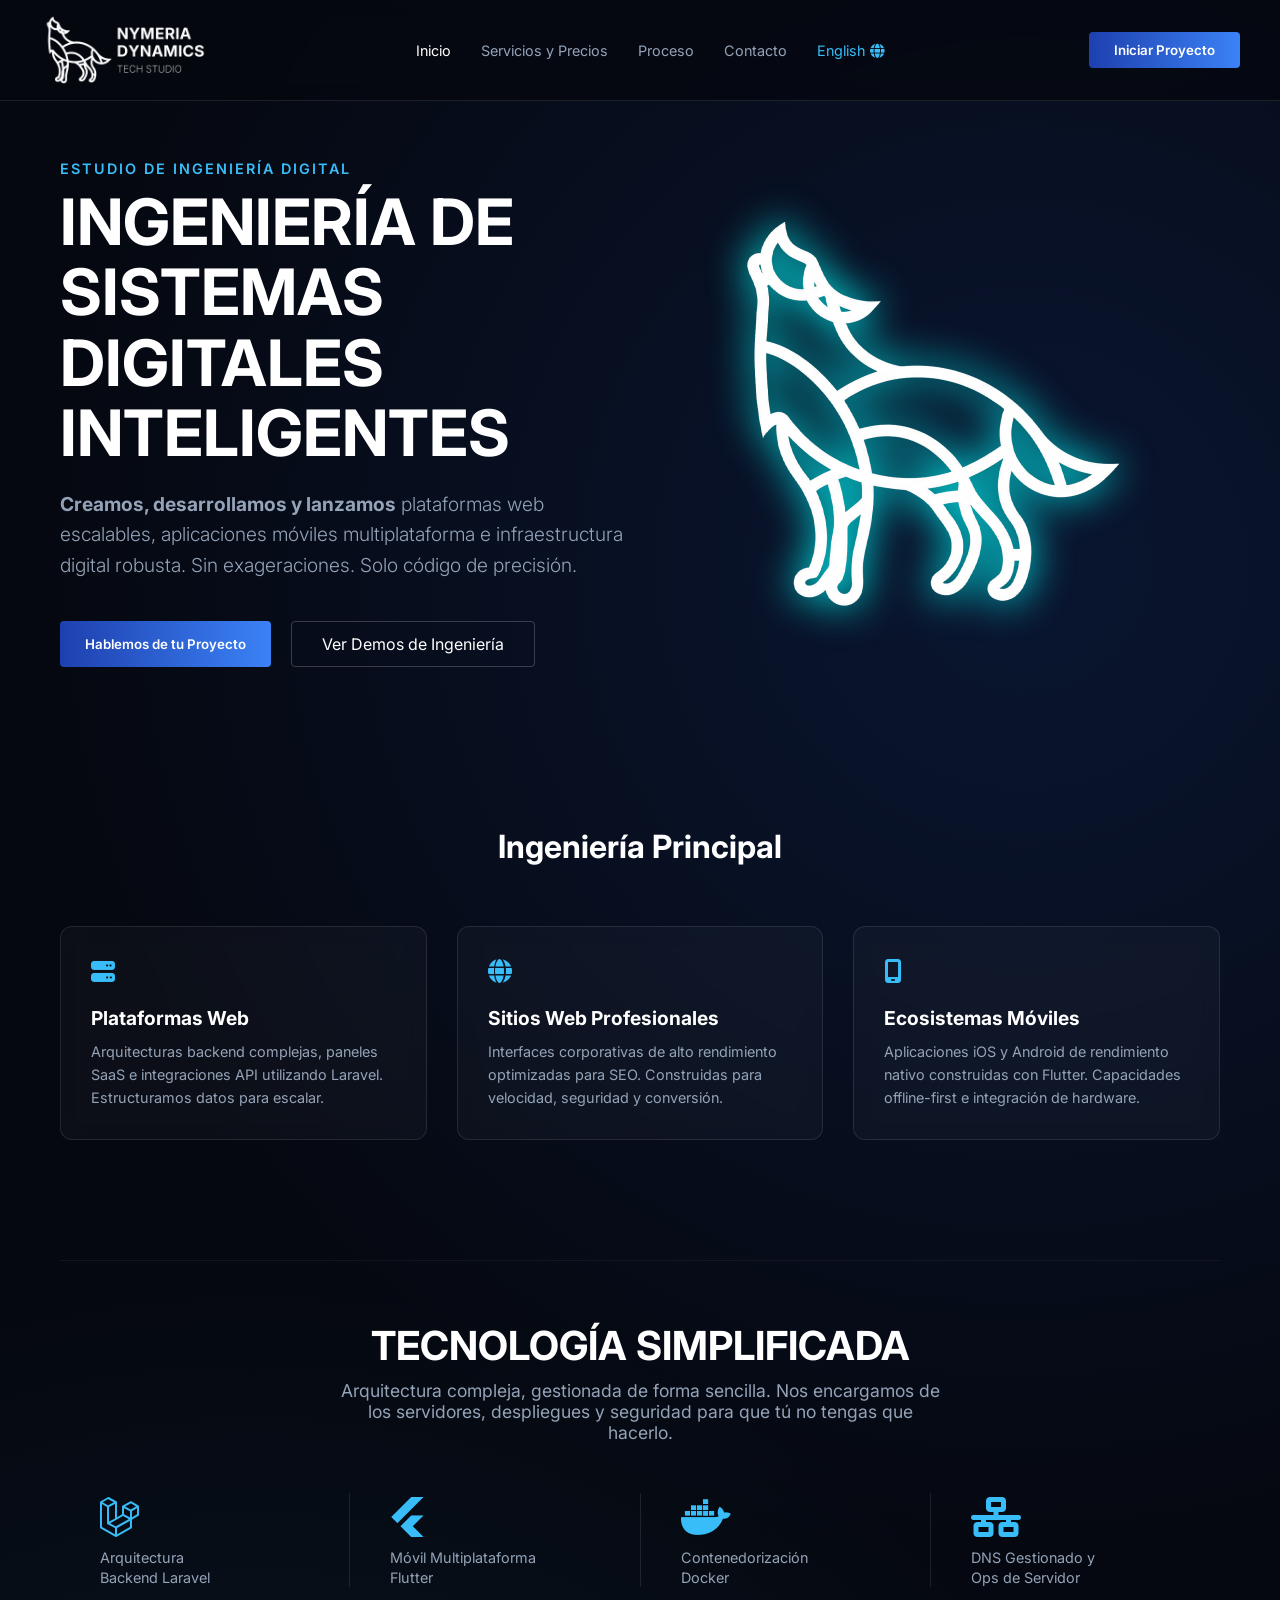
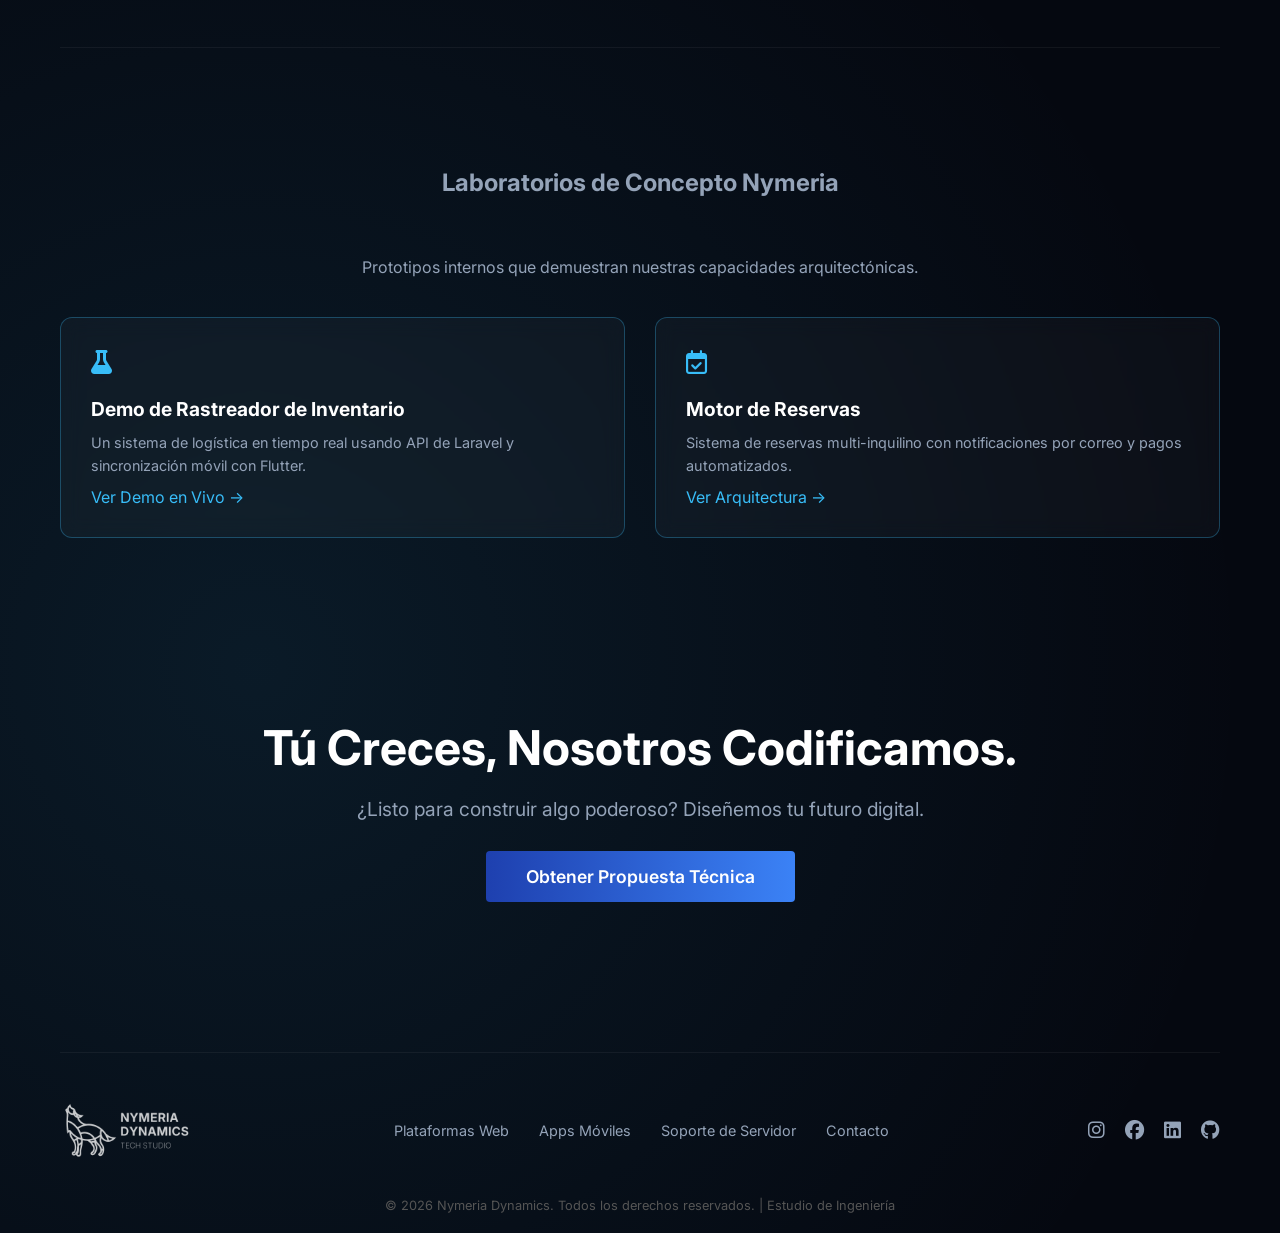
<file: index.html>
<!DOCTYPE html>
<html lang="es">
<head>
    <meta charset="UTF-8">
    <meta name="viewport" content="width=device-width, initial-scale=1.0">
    <title>Nymeria Dynamics - Estudio Tecnológico</title>
    
    <link rel="stylesheet" href="styles/main_style.css"> 
    
    <link rel="stylesheet" href="https://cdnjs.cloudflare.com/ajax/libs/font-awesome/6.5.1/css/all.min.css">
</head>
<body>
    <header>
        <div class="container header-container">
            <div class="logo">
                <img src="resource/image/logonav.png" alt="Logo de Nymeria Dynamics">
            </div>
            <nav>
                <ul>
                    <li><a href="index.html" style="color: #fff;">Inicio</a></li>
                    <li><a href="services.html">Servicios y Precios</a></li>
                    <li><a href="process.html">Proceso</a></li>
                    <li><a href="contact.html">Contacto</a></li>
                    <li><a href="/en/index.html" style="color: #38bdf8;">English <i class="fa-solid fa-globe"></i></a></li>
                </ul>
            </nav>
            <button class="btn-primary" onclick="window.location.href='contact.html'">Iniciar Proyecto</button>
        </div>
    </header>

    <div class="container">
        <section class="hero">
            <div class="hero-content">
                <span style="color: var(--accent-cyan); font-weight: 600; letter-spacing: 2px; font-size: 0.9rem; text-transform: uppercase; margin-bottom: 10px; display: block;">
                    Estudio de Ingeniería Digital
                </span>
                <h1>Ingeniería de<br>Sistemas Digitales<br>Inteligentes</h1>
                
                <p style="font-size: 1.2rem; line-height: 1.6; color: #94a3b8;">
                    <strong>Creamos, desarrollamos y lanzamos</strong> plataformas web escalables, aplicaciones móviles multiplataforma e infraestructura digital robusta. Sin exageraciones. Solo código de precisión.
                </p>
                
                <div class="hero-buttons">
                    <button class="btn-primary">Hablemos de tu Proyecto</button>
                    <button class="btn-secondary">Ver Demos de Ingeniería</button>
                </div>
            </div>
            <div class="hero-image">
                <img src="resource/image/wolf-hero.png" class="wolf-graphic" alt="Lobo de Nymeria Dynamics">
            </div>
        </section>

        <section class="services" id="platforms">
            <h2 class="section-title">Ingeniería Principal</h2>
            <div class="cards-grid">
                <div class="card">
                    <div class="card-icon"><i class="fa-solid fa-server"></i></div>
                    <h3>Plataformas Web</h3>
                    <p>Arquitecturas backend complejas, paneles SaaS e integraciones API utilizando Laravel. Estructuramos datos para escalar.</p>
                </div>
                <div class="card">
                    <div class="card-icon"><i class="fa-solid fa-globe"></i></div>
                    <h3>Sitios Web Profesionales</h3>
                    <p>Interfaces corporativas de alto rendimiento optimizadas para SEO. Construidas para velocidad, seguridad y conversión.</p>
                </div>
                <div class="card">
                    <div class="card-icon"><i class="fa-solid fa-mobile-screen"></i></div>
                    <h3>Ecosistemas Móviles</h3>
                    <p>Aplicaciones iOS y Android de rendimiento nativo construidas con Flutter. Capacidades offline-first e integración de hardware.</p>
                </div>
            </div>
        </section>

        <section class="stats" id="infrastructure" style="position: relative;">
            <div style="text-align: center; margin-bottom: 50px;">
                
                <h2 style="font-size: 2.5rem; margin-bottom: 10px; color: var(--text-white);">TECNOLOGÍA SIMPLIFICADA</h2>
                <p style="color: var(--text-gray); font-size: 1.1rem; max-width: 600px; margin: 0 auto;">
                    Arquitectura compleja, gestionada de forma sencilla. Nos encargamos de los servidores, despliegues y seguridad para que tú no tengas que hacerlo.
                </p>

            </div>
            
            <div class="stats-container">
                <div class="stat-item">
                    <span class="stat-number"><i class="fa-brands fa-laravel"></i></span>
                    <span class="stat-label">Arquitectura<br>Backend Laravel</span>
                </div>
                <div class="stat-item">
                    <span class="stat-number"><i class="fa-brands fa-flutter"></i></span>
                    <span class="stat-label">Móvil Multiplataforma<br>Flutter</span>
                </div>
                <div class="stat-item">
                    <span class="stat-number"><i class="fa-brands fa-docker"></i></span>
                    <span class="stat-label">Contenedorización<br>Docker</span>
                </div>
                <div class="stat-item">
                    <span class="stat-number"><i class="fa-solid fa-network-wired"></i></span>
                    <span class="stat-label">DNS Gestionado y<br>Ops de Servidor</span>
                </div>
            </div>
        </section>

        <section class="services" id="labs">
            <h2 class="section-title" style="font-size: 1.5rem; color: var(--text-gray);">Laboratorios de Concepto Nymeria</h2>
            <p style="text-align: center; color: #94a3b8; margin-bottom: 40px;">
                Prototipos internos que demuestran nuestras capacidades arquitectónicas.
            </p>
            <div class="cards-grid">
                <div class="card" style="border-color: rgba(56, 189, 248, 0.3);">
                    <div class="card-icon"><i class="fa-solid fa-flask"></i></div>
                    <h3>Demo de Rastreador de Inventario</h3>
                    <p>Un sistema de logística en tiempo real usando API de Laravel y sincronización móvil con Flutter.</p>
                    <a href="#" style="color: var(--accent-cyan); margin-top: 10px; display: inline-block;">Ver Demo en Vivo &rarr;</a>
                </div>
                <div class="card" style="border-color: rgba(56, 189, 248, 0.3);">
                    <div class="card-icon"><i class="fa-regular fa-calendar-check"></i></div>
                    <h3>Motor de Reservas</h3>
                    <p>Sistema de reservas multi-inquilino con notificaciones por correo y pagos automatizados.</p>
                    <a href="#" style="color: var(--accent-cyan); margin-top: 10px; display: inline-block;">Ver Arquitectura &rarr;</a>
                </div>
            </div>
        </section>

        <section class="cta" id="contact">
            
            <h2 style="font-size: 3rem; margin-bottom: 20px;">Tú Creces, Nosotros Codificamos.</h2>
            
            <p style="color: #94a3b8; margin-bottom: 30px; font-size: 1.2rem;">
                ¿Listo para construir algo poderoso? Diseñemos tu futuro digital.
            </p>
            <button class="btn-primary" onclick="window.location.href='contact.html'" style="padding: 15px 40px; font-size: 1.1rem;">Obtener Propuesta Técnica</button>
        </section>

        <footer>
            <div class="footer-content">
            <div class="logo">
                <img src="resource/image/logonav.png" alt="Logo de Nymeria Dynamics">
            </div>
                <nav>
                    <ul>
                        <li><a href="#platforms">Plataformas Web</a></li>
                        <li><a href="#mobile">Apps Móviles</a></li>
                        <li><a href="#infrastructure">Soporte de Servidor</a></li>
                        <li><a href="#contact">Contacto</a></li>
                    </ul>
                </nav>
                <div class="social-icons">
                    <a href="#"><i class="fa-brands fa-instagram"></i></a>
                    <a href="#"><i class="fa-brands fa-facebook"></i></a>
                    <a href="#"><i class="fa-brands fa-linkedin"></i></a>
                    <a href="#"><i class="fa-brands fa-github"></i></a>
                </div>
            </div>
            <div class="copyright">
                &copy; 2026 Nymeria Dynamics. Todos los derechos reservados. | Estudio de Ingeniería
            </div>
        </footer>
    </div>
</body>
</html>
</file>
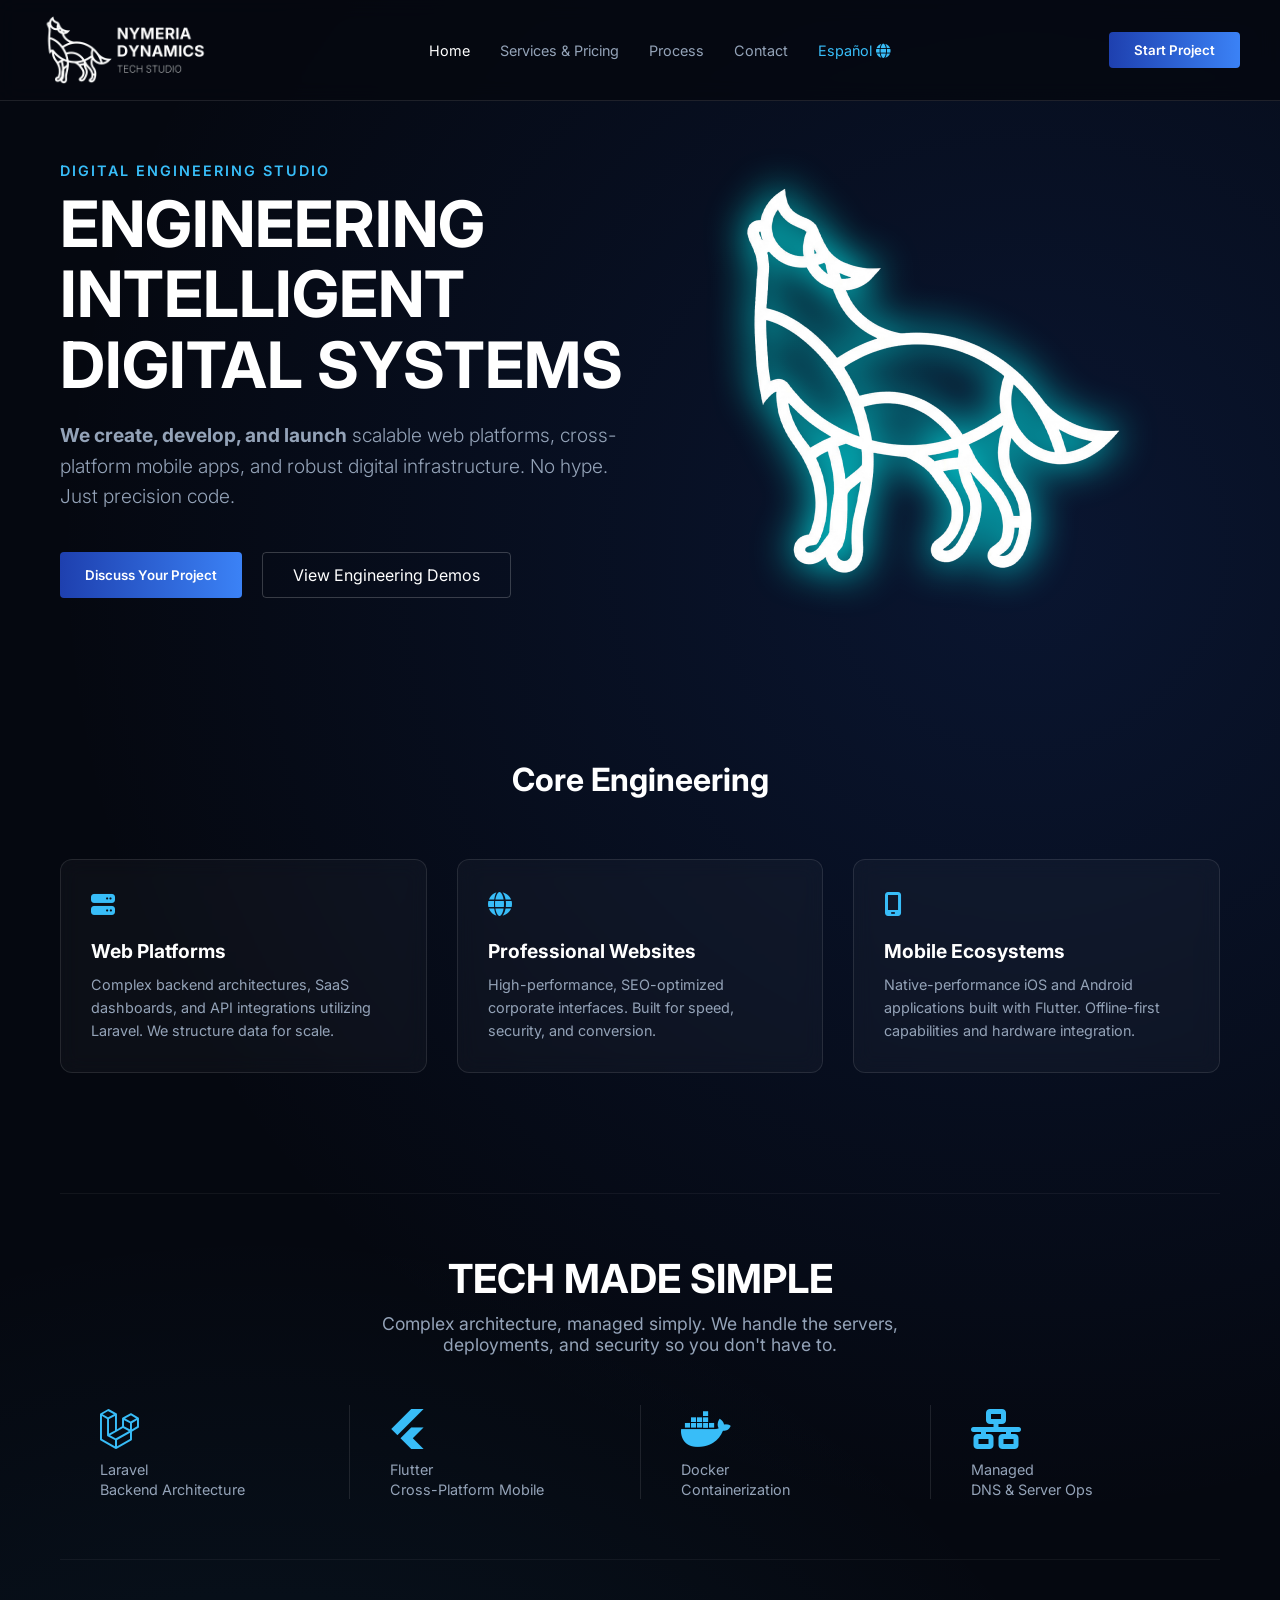
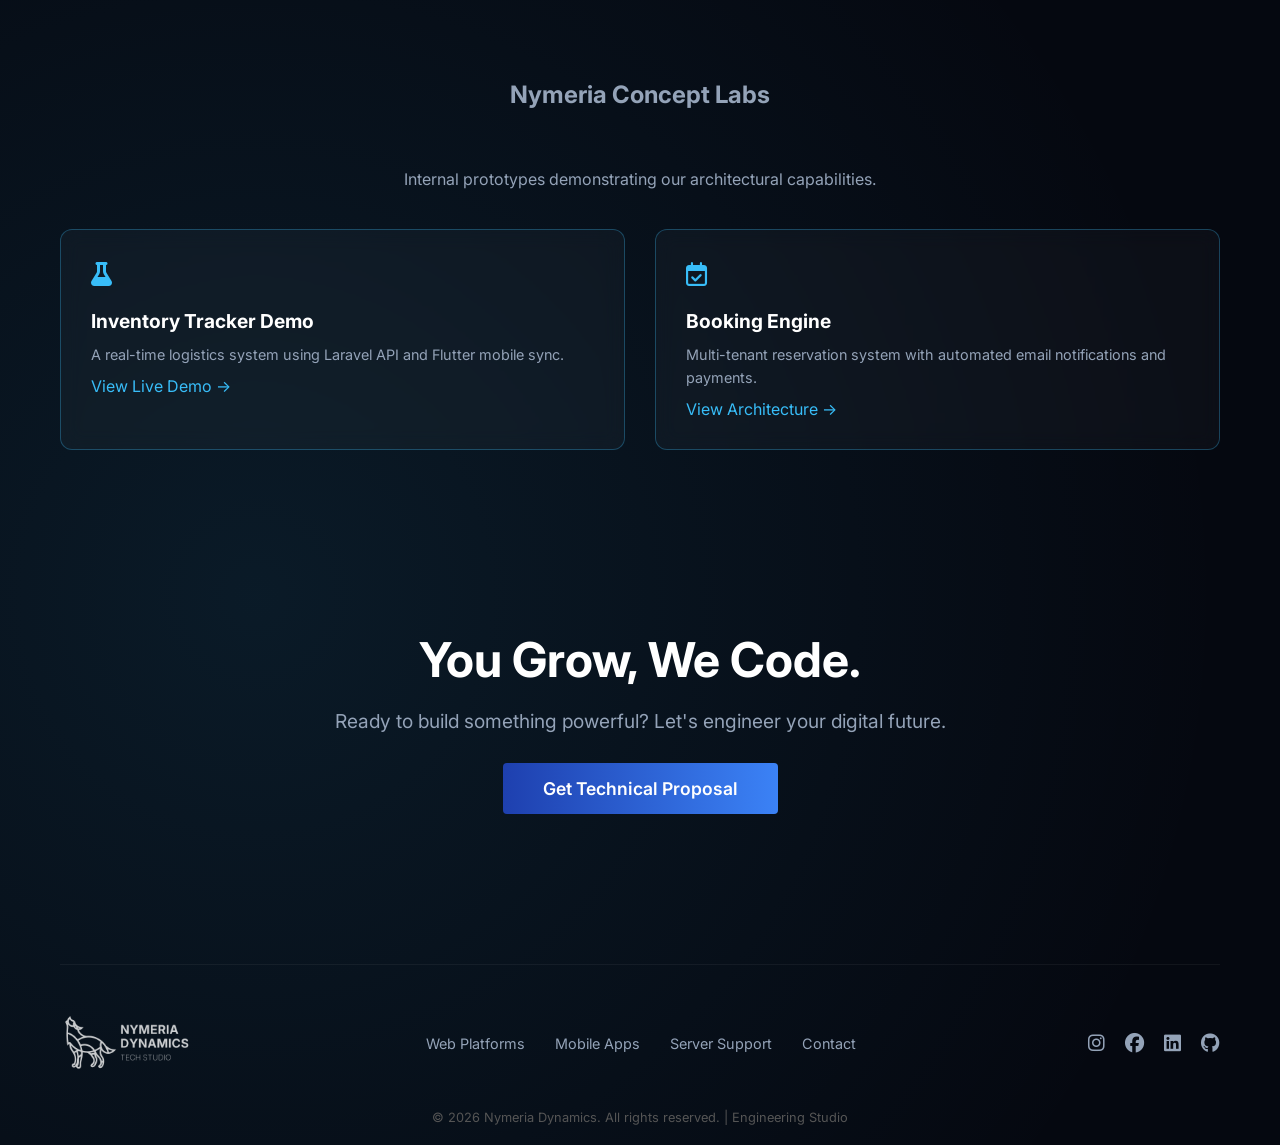
<file: en/index.html>
<!DOCTYPE html>
<html lang="en">
<head>
    <meta charset="UTF-8">
    <meta name="viewport" content="width=device-width, initial-scale=1.0">
    <title>Nymeria Dynamics - Tech Studio</title>
    
    <link rel="stylesheet" href="../styles/main_style.css"> 
    
    <link rel="stylesheet" href="https://cdnjs.cloudflare.com/ajax/libs/font-awesome/6.5.1/css/all.min.css">
</head>
<body>
    <header>
        <div class="container header-container">
            <div class="logo">
                <img src="../resource/image/logonav.png" alt="Nymeria Dynamics Logo">
            </div>
            <nav>
                <ul>
                    <li><a href="index.html" style="color: #fff;">Home</a></li>
                    <li><a href="services.html">Services & Pricing</a></li>
                    <li><a href="process.html">Process</a></li>
                    <li><a href="contact.html">Contact</a></li>
                    <li><a href="../index.html" style="color: #38bdf8;">Español <i class="fa-solid fa-globe"></i></a></li>
                </ul>
            </nav>
            <button class="btn-primary" onclick="window.location.href='contact.html'">Start Project</button>
        </div>
    </header>

    <div class="container">
        <section class="hero">
            <div class="hero-content">
                <span style="color: var(--accent-cyan); font-weight: 600; letter-spacing: 2px; font-size: 0.9rem; text-transform: uppercase; margin-bottom: 10px; display: block;">
                    Digital Engineering Studio
                </span>
                <h1>Engineering<br>Intelligent<br>Digital Systems</h1>
                
                <p style="font-size: 1.2rem; line-height: 1.6; color: #94a3b8;">
                    <strong>We create, develop, and launch</strong> scalable web platforms, cross-platform mobile apps, and robust digital infrastructure. No hype. Just precision code.
                </p>
                
                <div class="hero-buttons">
                    <button class="btn-primary">Discuss Your Project</button>
                    <button class="btn-secondary">View Engineering Demos</button>
                </div>
            </div>
            <div class="hero-image">
                <img src="../resource/image/wolf-hero.png" class="wolf-graphic" alt="Nymeria Dynamics Wolf">
            </div>
        </section>

        <section class="services" id="platforms">
            <h2 class="section-title">Core Engineering</h2>
            <div class="cards-grid">
                <div class="card">
                    <div class="card-icon"><i class="fa-solid fa-server"></i></div>
                    <h3>Web Platforms</h3>
                    <p>Complex backend architectures, SaaS dashboards, and API integrations utilizing Laravel. We structure data for scale.</p>
                </div>
                <div class="card">
                    <div class="card-icon"><i class="fa-solid fa-globe"></i></div>
                    <h3>Professional Websites</h3>
                    <p>High-performance, SEO-optimized corporate interfaces. Built for speed, security, and conversion.</p>
                </div>
                <div class="card">
                    <div class="card-icon"><i class="fa-solid fa-mobile-screen"></i></div>
                    <h3>Mobile Ecosystems</h3>
                    <p>Native-performance iOS and Android applications built with Flutter. Offline-first capabilities and hardware integration.</p>
                </div>
            </div>
        </section>

        <section class="stats" id="infrastructure" style="position: relative;">
            <div style="text-align: center; margin-bottom: 50px;">
                
                <h2 style="font-size: 2.5rem; margin-bottom: 10px; color: var(--text-white);">TECH MADE SIMPLE</h2>
                <p style="color: var(--text-gray); font-size: 1.1rem; max-width: 600px; margin: 0 auto;">
                    Complex architecture, managed simply. We handle the servers, deployments, and security so you don't have to.
                </p>

            </div>
            
            <div class="stats-container">
                <div class="stat-item">
                    <span class="stat-number"><i class="fa-brands fa-laravel"></i></span>
                    <span class="stat-label">Laravel<br>Backend Architecture</span>
                </div>
                <div class="stat-item">
                    <span class="stat-number"><i class="fa-brands fa-flutter"></i></span>
                    <span class="stat-label">Flutter<br>Cross-Platform Mobile</span>
                </div>
                <div class="stat-item">
                    <span class="stat-number"><i class="fa-brands fa-docker"></i></span>
                    <span class="stat-label">Docker<br>Containerization</span>
                </div>
                <div class="stat-item">
                    <span class="stat-number"><i class="fa-solid fa-network-wired"></i></span>
                    <span class="stat-label">Managed<br>DNS & Server Ops</span>
                </div>
            </div>
        </section>

        <section class="services" id="labs">
            <h2 class="section-title" style="font-size: 1.5rem; color: var(--text-gray);">Nymeria Concept Labs</h2>
            <p style="text-align: center; color: #94a3b8; margin-bottom: 40px;">
                Internal prototypes demonstrating our architectural capabilities.
            </p>
            <div class="cards-grid">
                <div class="card" style="border-color: rgba(56, 189, 248, 0.3);">
                    <div class="card-icon"><i class="fa-solid fa-flask"></i></div>
                    <h3>Inventory Tracker Demo</h3>
                    <p>A real-time logistics system using Laravel API and Flutter mobile sync.</p>
                    <a href="#" style="color: var(--accent-cyan); margin-top: 10px; display: inline-block;">View Live Demo &rarr;</a>
                </div>
                <div class="card" style="border-color: rgba(56, 189, 248, 0.3);">
                    <div class="card-icon"><i class="fa-regular fa-calendar-check"></i></div>
                    <h3>Booking Engine</h3>
                    <p>Multi-tenant reservation system with automated email notifications and payments.</p>
                    <a href="#" style="color: var(--accent-cyan); margin-top: 10px; display: inline-block;">View Architecture &rarr;</a>
                </div>
            </div>
        </section>

        <section class="cta" id="contact">
            
            <h2 style="font-size: 3rem; margin-bottom: 20px;">You Grow, We Code.</h2>
            
            <p style="color: #94a3b8; margin-bottom: 30px; font-size: 1.2rem;">
                Ready to build something powerful? Let's engineer your digital future.
            </p>
            <button class="btn-primary" onclick="window.location.href='contact.html'" style="padding: 15px 40px; font-size: 1.1rem;">Get Technical Proposal</button>
        </section>

        <footer>
            <div class="footer-content">
            <div class="logo">
                <img src="../resource/image/logonav.png" alt="Nymeria Dynamics Logo">
            </div>
                <nav>
                    <ul>
                        <li><a href="#platforms">Web Platforms</a></li>
                        <li><a href="#mobile">Mobile Apps</a></li>
                        <li><a href="#infrastructure">Server Support</a></li>
                        <li><a href="#contact">Contact</a></li>
                    </ul>
                </nav>
                <div class="social-icons">
                    <a href="#"><i class="fa-brands fa-instagram"></i></a>
                    <a href="#"><i class="fa-brands fa-facebook"></i></a>
                    <a href="#"><i class="fa-brands fa-linkedin"></i></a>
                    <a href="#"><i class="fa-brands fa-github"></i></a>
                </div>
            </div>
            <div class="copyright">
                &copy; 2026 Nymeria Dynamics. All rights reserved. | Engineering Studio
            </div>
        </footer>
    </div>
</body>
</html>
</file>
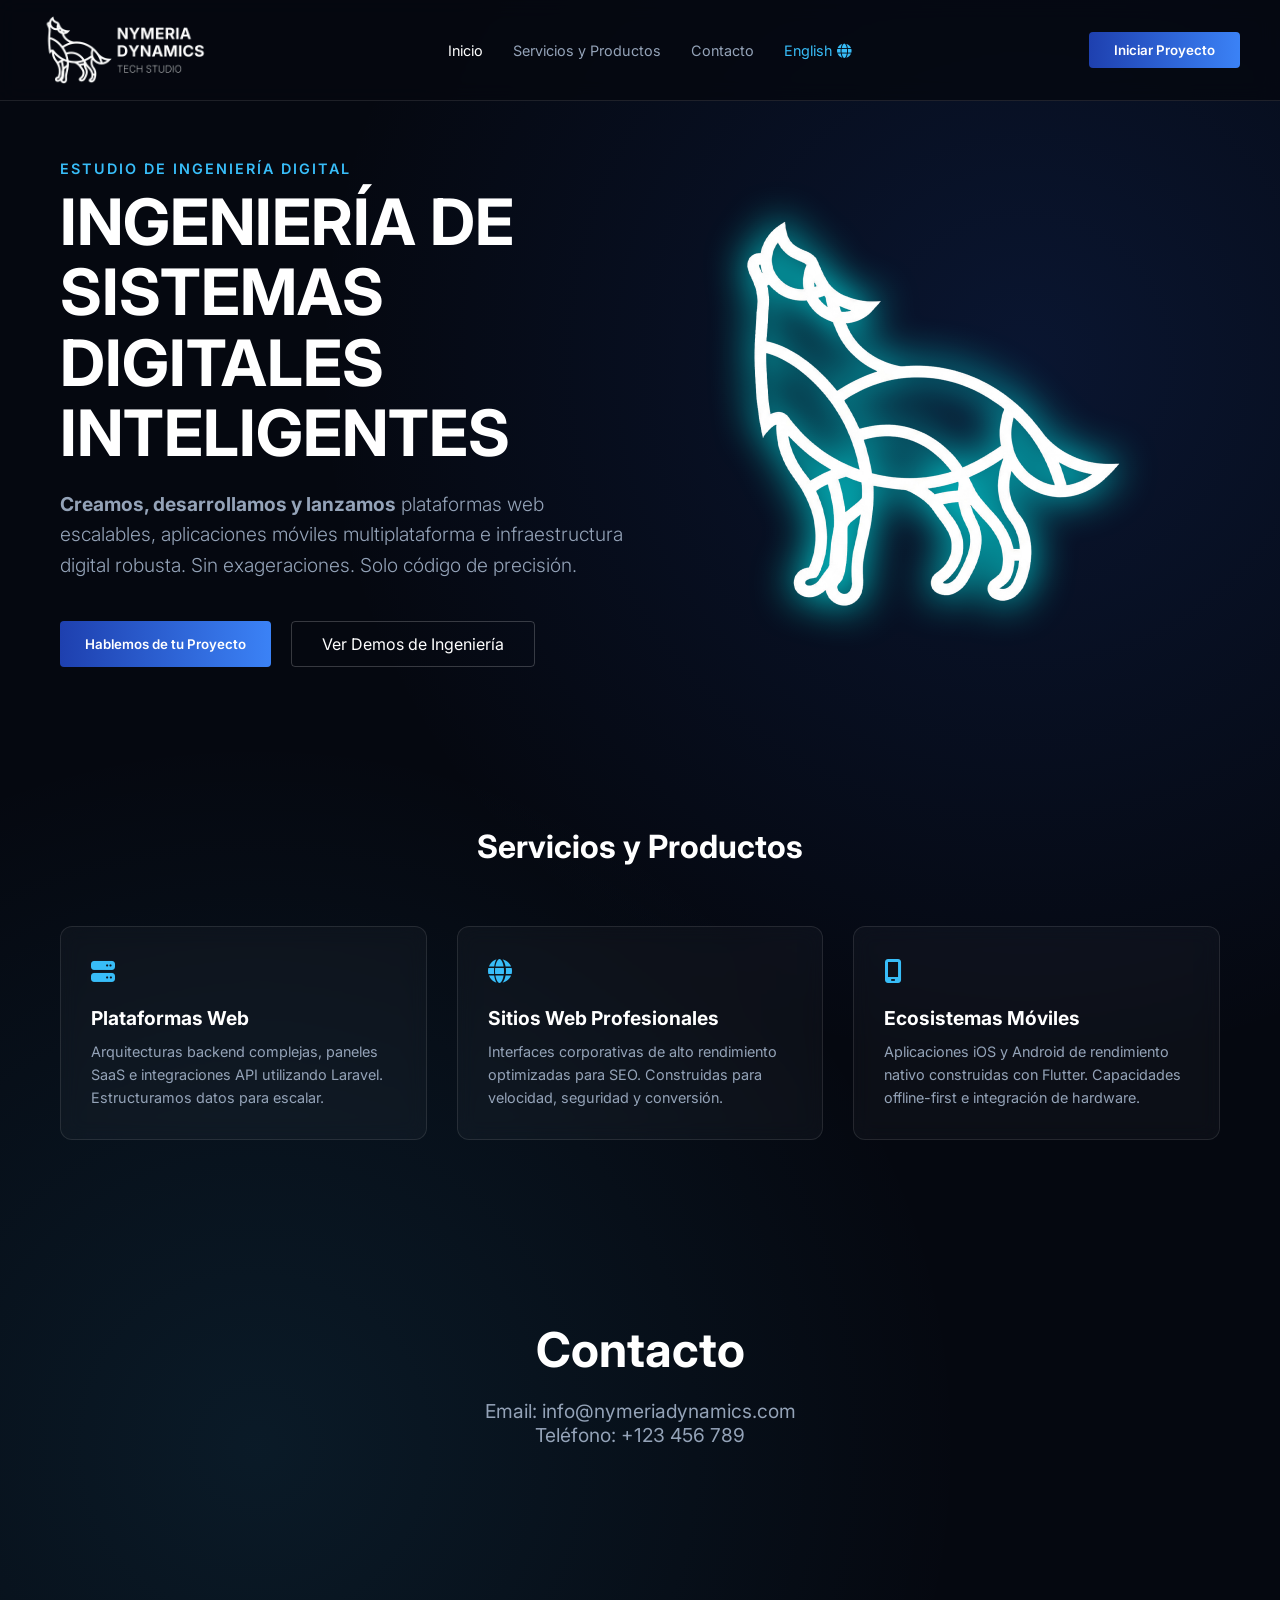
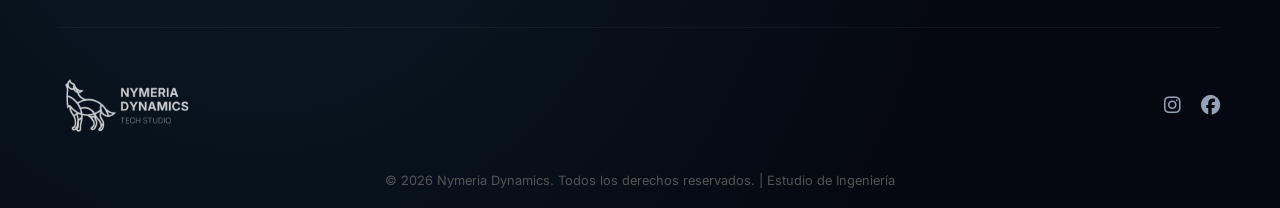
<file: single_page/index.html>
<!DOCTYPE html>
<html lang="es">
<head>
    <meta charset="UTF-8">
    <meta name="viewport" content="width=device-width, initial-scale=1.0">
    <title>Nymeria Dynamics - Estudio Tecnológico</title>
    
    <link rel="stylesheet" href="styles/main_style.css"> 
    
    <link rel="stylesheet" href="https://cdnjs.cloudflare.com/ajax/libs/font-awesome/6.5.1/css/all.min.css">
</head>
<body>
    <header>
        <div class="container header-container">
            <div class="logo">
                <img src="resource/image/logonav.png" alt="Logo de Nymeria Dynamics">
            </div>
            <nav>
                <ul>
                    <li><a href="#inicio" style="color: #fff;">Inicio</a></li>
                    <li><a href="#servicios">Servicios y Productos</a></li>
                    <li><a href="#contacto">Contacto</a></li>
                    <li><a href="en/index.html" style="color: #38bdf8;">English <i class="fa-solid fa-globe"></i></a></li>
                </ul>
            </nav>
            <button class="btn-primary" onclick="window.location.href='#contacto'">Iniciar Proyecto</button>
        </div>
    </header>

    <div class="container">
        <section class="hero" id="inicio">
            <div class="hero-content">
                <span style="color: var(--accent-cyan); font-weight: 600; letter-spacing: 2px; font-size: 0.9rem; text-transform: uppercase; margin-bottom: 10px; display: block;">
                    Estudio de Ingeniería Digital
                </span>
                <h1>Ingeniería de<br>Sistemas Digitales<br>Inteligentes</h1>
                
                <p style="font-size: 1.2rem; line-height: 1.6; color: #94a3b8;">
                    <strong>Creamos, desarrollamos y lanzamos</strong> plataformas web escalables, aplicaciones móviles multiplataforma e infraestructura digital robusta. Sin exageraciones. Solo código de precisión.
                </p>
                
                <div class="hero-buttons">
                    <button class="btn-primary" onclick="window.location.href='#contacto'">Hablemos de tu Proyecto</button>
                    <button class="btn-secondary">Ver Demos de Ingeniería</button>
                </div>
            </div>
            <div class="hero-image">
                <img src="resource/image/wolf-hero.png" class="wolf-graphic" alt="Lobo de Nymeria Dynamics">
            </div>
        </section>

        <section class="services" id="servicios">
            <h2 class="section-title">Servicios y Productos</h2>
            <div class="cards-grid">
                <div class="card">
                    <div class="card-icon"><i class="fa-solid fa-server"></i></div>
                    <h3>Plataformas Web</h3>
                    <p>Arquitecturas backend complejas, paneles SaaS e integraciones API utilizando Laravel. Estructuramos datos para escalar.</p>
                </div>
                <div class="card">
                    <div class="card-icon"><i class="fa-solid fa-globe"></i></div>
                    <h3>Sitios Web Profesionales</h3>
                    <p>Interfaces corporativas de alto rendimiento optimizadas para SEO. Construidas para velocidad, seguridad y conversión.</p>
                </div>
                <div class="card">
                    <div class="card-icon"><i class="fa-solid fa-mobile-screen"></i></div>
                    <h3>Ecosistemas Móviles</h3>
                    <p>Aplicaciones iOS y Android de rendimiento nativo construidas con Flutter. Capacidades offline-first e integración de hardware.</p>
                </div>
            </div>
        </section>

        <section class="cta" id="contacto">
            
            <h2 style="font-size: 3rem; margin-bottom: 20px;">Contacto</h2>
            
            <p style="color: #94a3b8; margin-bottom: 30px; font-size: 1.2rem;">
                Email: info@nymeriadynamics.com<br>
                Teléfono: +123 456 789
            </p>
        </section>

        <footer>
            <div class="footer-content">
            <div class="logo">
                <img src="resource/image/logonav.png" alt="Logo de Nymeria Dynamics">
            </div>
                <div class="social-icons">
                    <a href="#"><i class="fa-brands fa-instagram"></i></a>
                    <a href="#"><i class="fa-brands fa-facebook"></i></a>
                </div>
            </div>
            <div class="copyright">
                &copy; 2026 Nymeria Dynamics. Todos los derechos reservados. | Estudio de Ingeniería
            </div>
        </footer>
    </div>
</body>
</html>
</file>
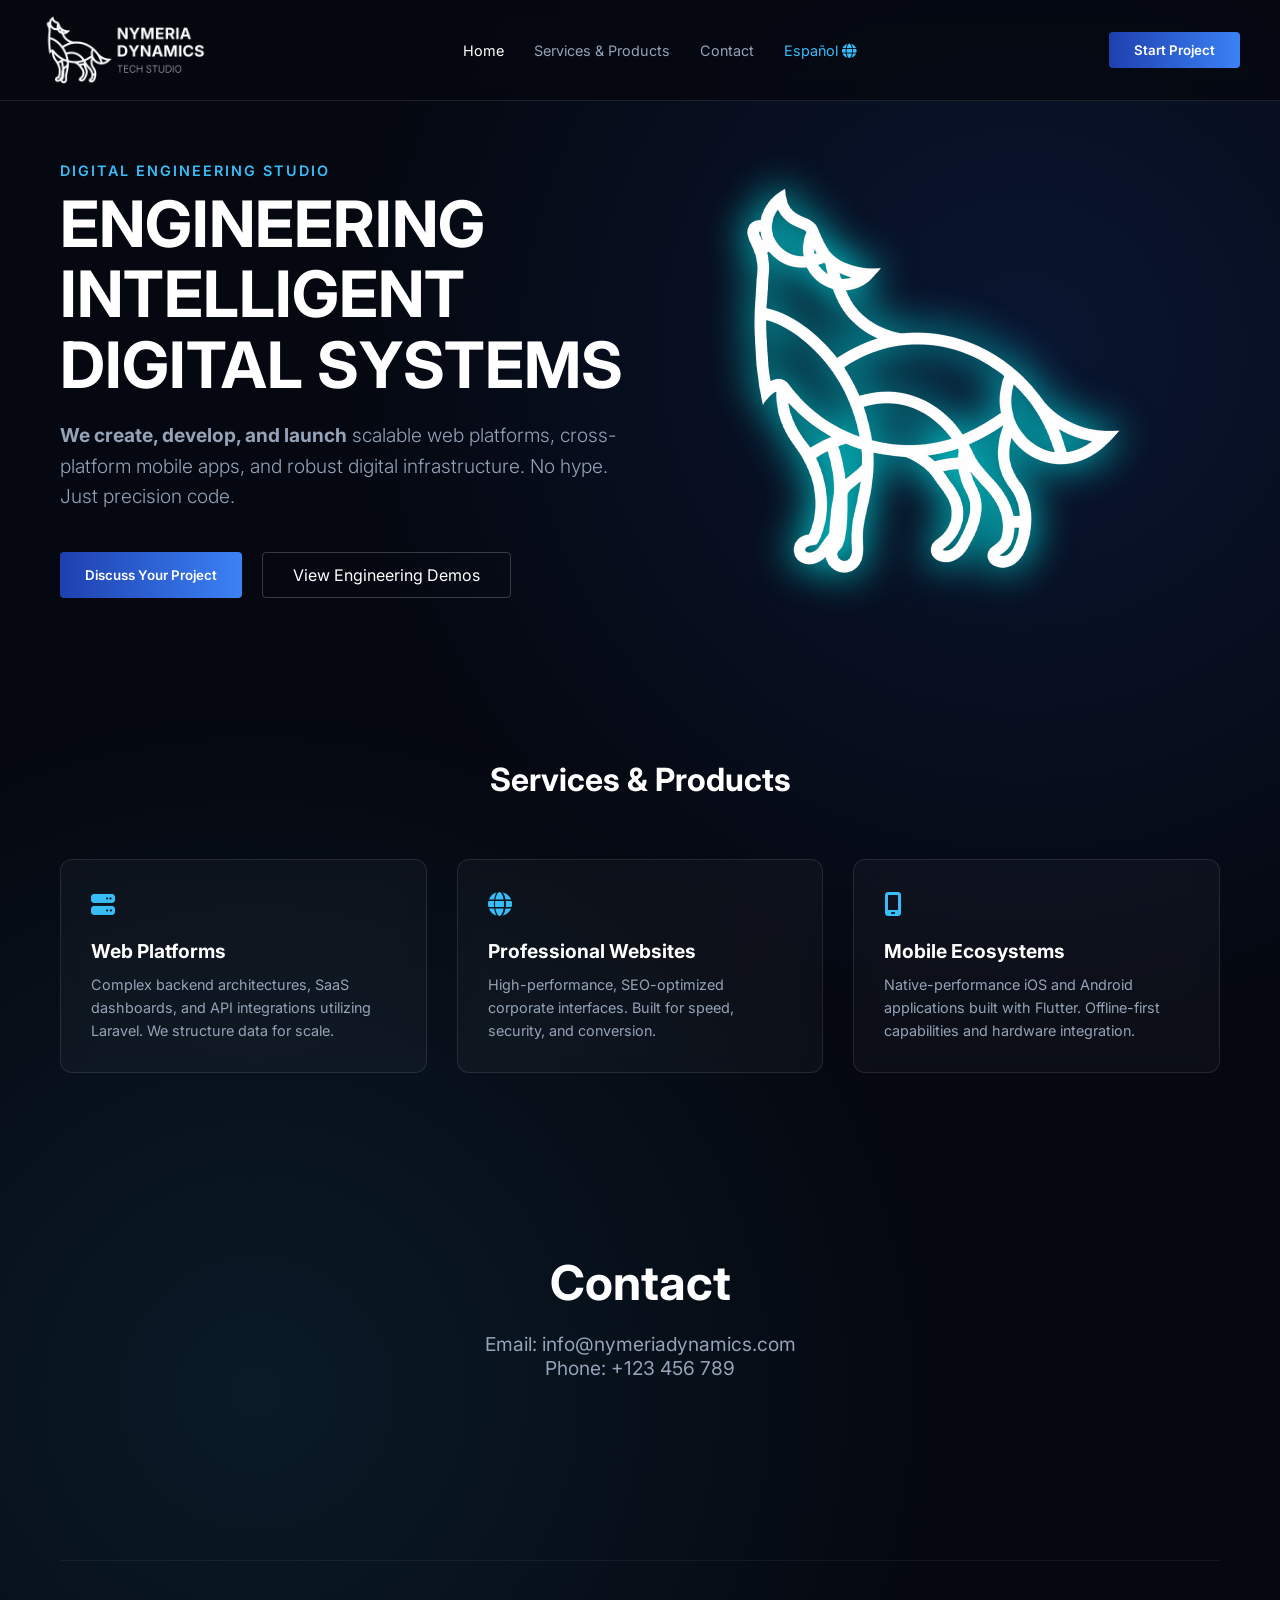
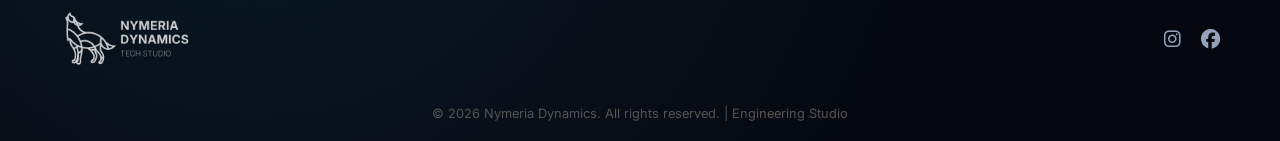
<file: single_page/en/index.html>
<!DOCTYPE html>
<html lang="en">
<head>
    <meta charset="UTF-8">
    <meta name="viewport" content="width=device-width, initial-scale=1.0">
    <title>Nymeria Dynamics - Tech Studio</title>
    
    <link rel="stylesheet" href="../styles/main_style.css"> 
    
    <link rel="stylesheet" href="https://cdnjs.cloudflare.com/ajax/libs/font-awesome/6.5.1/css/all.min.css">
</head>
<body>
    <header>
        <div class="container header-container">
            <div class="logo">
                <img src="../resource/image/logonav.png" alt="Nymeria Dynamics Logo">
            </div>
            <nav>
                <ul>
                    <li><a href="#home" style="color: #fff;">Home</a></li>
                    <li><a href="#services">Services & Products</a></li>
                    <li><a href="#contact">Contact</a></li>
                    <li><a href="../es/index.html" style="color: #38bdf8;">Español <i class="fa-solid fa-globe"></i></a></li>
                </ul>
            </nav>
            <button class="btn-primary" onclick="window.location.href='#contact'">Start Project</button>
        </div>
    </header>

    <div class="container">
        <section class="hero" id="home">
            <div class="hero-content">
                <span style="color: var(--accent-cyan); font-weight: 600; letter-spacing: 2px; font-size: 0.9rem; text-transform: uppercase; margin-bottom: 10px; display: block;">
                    Digital Engineering Studio
                </span>
                <h1>Engineering<br>Intelligent<br>Digital Systems</h1>
                
                <p style="font-size: 1.2rem; line-height: 1.6; color: #94a3b8;">
                    <strong>We create, develop, and launch</strong> scalable web platforms, cross-platform mobile apps, and robust digital infrastructure. No hype. Just precision code.
                </p>
                
                <div class="hero-buttons">
                    <button class="btn-primary" onclick="window.location.href='#contact'">Discuss Your Project</button>
                    <button class="btn-secondary">View Engineering Demos</button>
                </div>
            </div>
            <div class="hero-image">
                <img src="../resource/image/wolf-hero.png" class="wolf-graphic" alt="Nymeria Dynamics Wolf">
            </div>
        </section>

        <section class="services" id="services">
            <h2 class="section-title">Services & Products</h2>
            <div class="cards-grid">
                <div class="card">
                    <div class="card-icon"><i class="fa-solid fa-server"></i></div>
                    <h3>Web Platforms</h3>
                    <p>Complex backend architectures, SaaS dashboards, and API integrations utilizing Laravel. We structure data for scale.</p>
                </div>
                <div class="card">
                    <div class="card-icon"><i class="fa-solid fa-globe"></i></div>
                    <h3>Professional Websites</h3>
                    <p>High-performance, SEO-optimized corporate interfaces. Built for speed, security, and conversion.</p>
                </div>
                <div class="card">
                    <div class="card-icon"><i class="fa-solid fa-mobile-screen"></i></div>
                    <h3>Mobile Ecosystems</h3>
                    <p>Native-performance iOS and Android applications built with Flutter. Offline-first capabilities and hardware integration.</p>
                </div>
            </div>
        </section>

        <section class="cta" id="contact">
            
            <h2 style="font-size: 3rem; margin-bottom: 20px;">Contact</h2>
            
            <p style="color: #94a3b8; margin-bottom: 30px; font-size: 1.2rem;">
                Email: info@nymeriadynamics.com<br>
                Phone: +123 456 789
            </p>
        </section>

        <footer>
            <div class="footer-content">
            <div class="logo">
                <img src="../resource/image/logonav.png" alt="Nymeria Dynamics Logo">
            </div>
                <div class="social-icons">
                    <a href="#"><i class="fa-brands fa-instagram"></i></a>
                    <a href="#"><i class="fa-brands fa-facebook"></i></a>
                </div>
            </div>
            <div class="copyright">
                &copy; 2026 Nymeria Dynamics. All rights reserved. | Engineering Studio
            </div>
        </footer>
    </div>
</body>
</html>
</file>
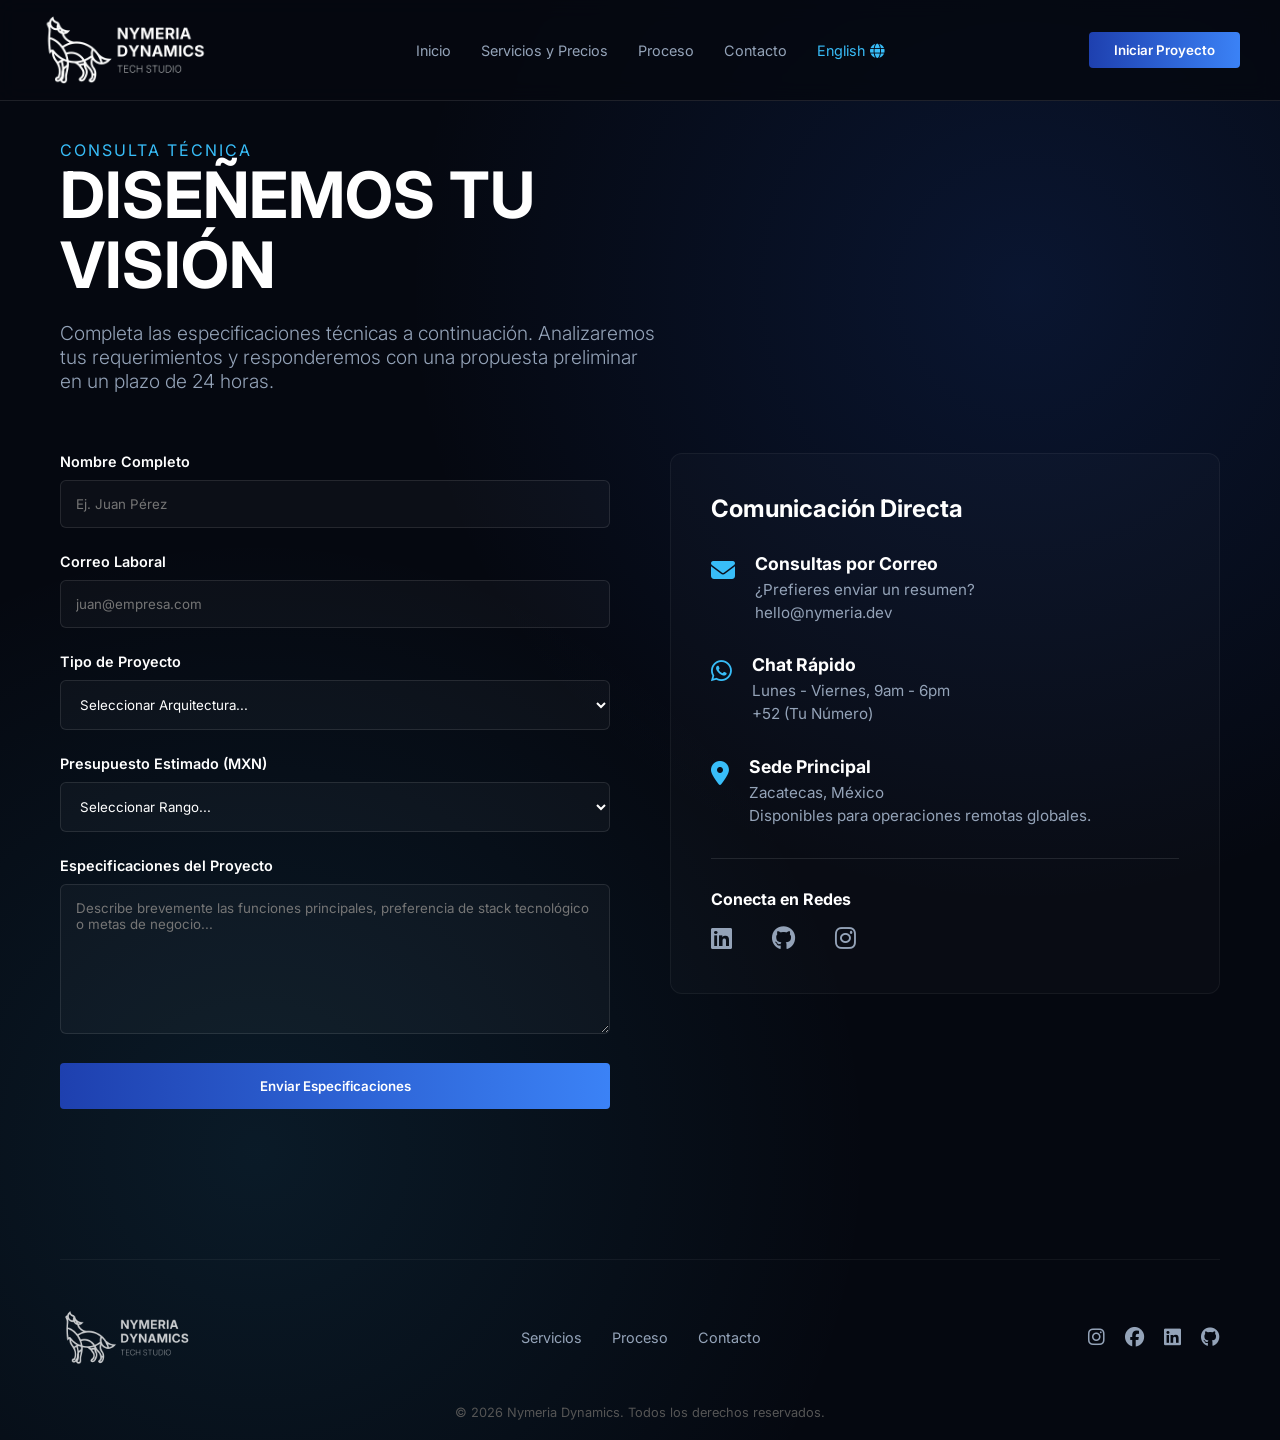
<file: contact.html>
<!DOCTYPE html>
<html lang="es">
<head>
    <meta charset="UTF-8">
    <meta name="viewport" content="width=device-width, initial-scale=1.0">
    <title>Iniciar Proyecto - Nymeria Dynamics</title>
    
    <link rel="stylesheet" href="styles/main_style.css"> 
    
    <link rel="stylesheet" href="https://cdnjs.cloudflare.com/ajax/libs/font-awesome/6.5.1/css/all.min.css">

    <style>
        .contact-grid {
            display: grid;
            grid-template-columns: 1fr 1fr;
            gap: 60px;
            margin-top: 40px;
        }

        .form-group {
            margin-bottom: 25px;
        }

        .form-label {
            display: block;
            color: var(--text-white);
            margin-bottom: 10px;
            font-size: 0.9rem;
            font-weight: 600;
        }

        .form-input, .form-select, .form-textarea {
            width: 100%;
            padding: 15px;
            background: rgba(255, 255, 255, 0.03);
            border: 1px solid rgba(255, 255, 255, 0.1);
            border-radius: 6px;
            color: #fff;
            font-family: inherit;
            transition: border-color 0.3s, box-shadow 0.3s;
        }

        .form-input:focus, .form-select:focus, .form-textarea:focus {
            outline: none;
            border-color: var(--accent-cyan);
            box-shadow: 0 0 10px rgba(56, 189, 248, 0.2);
            background: rgba(255, 255, 255, 0.05);
        }

        .form-textarea {
            resize: vertical;
            min-height: 150px;
        }

        /* Información de contacto lateral */
        .contact-info-card {
            background: rgba(255, 255, 255, 0.02);
            border: 1px solid rgba(255, 255, 255, 0.05);
            padding: 40px;
            border-radius: 12px;
        }

        .info-item {
            display: flex;
            align-items: flex-start;
            margin-bottom: 30px;
        }

        .info-icon {
            color: var(--accent-cyan);
            font-size: 1.5rem;
            margin-right: 20px;
            margin-top: 5px;
        }

        .info-content h4 {
            color: #fff;
            margin-bottom: 5px;
            font-size: 1.1rem;
        }

        .info-content p, .info-content a {
            color: #94a3b8;
            font-size: 0.95rem;
            line-height: 1.5;
        }

        .info-content a:hover {
            color: var(--accent-cyan);
        }

        @media (max-width: 768px) {
            .contact-grid {
                grid-template-columns: 1fr;
                gap: 40px;
            }
        }
    </style>
</head>
<body>

    <header>
        <div class="container header-container">
            <div class="logo">
                <a href="index.html"><img src="resource/image/logonav.png" alt="Logo de Nymeria Dynamics"></a>
            </div>
            <nav>
                <ul>
                    <li><a href="index.html">Inicio</a></li>
                    <li><a href="services.html">Servicios y Precios</a></li>
                    <li><a href="process.html">Proceso</a></li>
                    <li><a href="contact.html" class="active">Contacto</a></li>
                    <li><a href="/en/contact.html" style="color: #38bdf8;">English <i class="fa-solid fa-globe"></i></a></li>
                </ul>
            </nav>
            <button class="btn-primary" onclick="window.location.href='contact.html'">Iniciar Proyecto</button>
        </div>
    </header>

    <div class="container">
        
        <section class="hero" style="min-height: 30vh; padding: 60px 0 20px 0;">
            <div class="hero-content" style="width: 100%; text-align: left;">
                <span style="color: var(--accent-cyan); letter-spacing: 2px; text-transform: uppercase;">Consulta Técnica</span>
                <h1 style="margin-bottom: 20px;">Diseñemos tu Visión</h1>
                <p style="color: #94a3b8; max-width: 600px; margin: 0;">
                    Completa las especificaciones técnicas a continuación. Analizaremos tus requerimientos y responderemos con una propuesta preliminar en un plazo de 24 horas.
                </p>
            </div>
        </section>

        <section style="padding-bottom: 100px;">
            <div class="contact-grid">
                
                <div class="contact-form-wrapper">
                    <form action="#" method="POST">
                        <div class="form-group">
                            <label class="form-label">Nombre Completo</label>
                            <input type="text" class="form-input" placeholder="Ej. Juan Pérez" required>
                        </div>

                        <div class="form-group">
                            <label class="form-label">Correo Laboral</label>
                            <input type="email" class="form-input" placeholder="juan@empresa.com" required>
                        </div>

                        <div class="form-group">
                            <label class="form-label">Tipo de Proyecto</label>
                            <select class="form-select">
                                <option value="" disabled selected>Seleccionar Arquitectura...</option>
                                <option value="web-platform">Plataforma Web / Sistema SaaS</option>
                                <option value="mobile-app">Aplicación Móvil (iOS/Android)</option>
                                <option value="website">Sitio Web Corporativo</option>
                                <option value="infrastructure">Infraestructura Servidor/DNS</option>
                                <option value="other">Otro / Consultoría</option>
                            </select>
                        </div>

                        <div class="form-group">
                            <label class="form-label">Presupuesto Estimado (MXN)</label>
                            <select class="form-select">
                                <option value="" disabled selected>Seleccionar Rango...</option>
                                <option value="small">$15k - $40k MXN (Sitio Web/MVP)</option>
                                <option value="medium">$40k - $120k MXN (Plataforma Estándar)</option>
                                <option value="large">$120k - $300k+ MXN (Sistema Complejo)</option>
                                <option value="enterprise">Empresarial (Presupuesto Personalizado)</option>
                            </select>
                        </div>

                        <div class="form-group">
                            <label class="form-label">Especificaciones del Proyecto</label>
                            <textarea class="form-textarea" placeholder="Describe brevemente las funciones principales, preferencia de stack tecnológico o metas de negocio..."></textarea>
                        </div>

                        <button type="submit" class="btn-primary" style="width: 100%; padding: 15px;">Enviar Especificaciones</button>
                    </form>
                </div>

                <div class="contact-info-wrapper">
                    <div class="contact-info-card">
                        <h3 style="margin-bottom: 30px; font-size: 1.5rem;">Comunicación Directa</h3>
                        
                        <div class="info-item">
                            <i class="fa-solid fa-envelope info-icon"></i>
                            <div class="info-content">
                                <h4>Consultas por Correo</h4>
                                <p>¿Prefieres enviar un resumen?</p>
                                <a href="mailto:hello@nymeria.dev">hello@nymeria.dev</a>
                            </div>
                        </div>

                        <div class="info-item">
                            <i class="fa-brands fa-whatsapp info-icon"></i>
                            <div class="info-content">
                                <h4>Chat Rápido</h4>
                                <p>Lunes - Viernes, 9am - 6pm</p>
                                <a href="#">+52 (Tu Número)</a>
                            </div>
                        </div>

                        <div class="info-item">
                            <i class="fa-solid fa-location-dot info-icon"></i>
                            <div class="info-content">
                                <h4>Sede Principal</h4>
                                <p>Zacatecas, México<br>Disponibles para operaciones remotas globales.</p>
                            </div>
                        </div>

                        <hr style="border: 0; border-top: 1px solid rgba(255,255,255,0.1); margin: 30px 0;">

                        <h4 style="margin-bottom: 15px; font-size: 1rem;">Conecta en Redes</h4>
                        <div class="social-icons" style="justify-content: flex-start;">
                            <a href="#" style="font-size: 1.5rem; margin-right: 20px;"><i class="fa-brands fa-linkedin"></i></a>
                            <a href="#" style="font-size: 1.5rem; margin-right: 20px;"><i class="fa-brands fa-github"></i></a>
                            <a href="#" style="font-size: 1.5rem;"><i class="fa-brands fa-instagram"></i></a>
                        </div>
                    </div>
                </div>

            </div>
        </section>

        <footer>
            <div class="footer-content">
                <div class="logo"><img src="resource/image/logonav.png" alt="Logo"></div>
                <nav>
                    <ul>
                        <li><a href="services.html">Servicios</a></li>
                        <li><a href="process.html">Proceso</a></li>
                        <li><a href="contact.html">Contacto</a></li>
                    </ul>
                </nav>
                <div class="social-icons">
                    <a href="#"><i class="fa-brands fa-instagram"></i></a>
                    <a href="#"><i class="fa-brands fa-facebook"></i></a>
                    <a href="#"><i class="fa-brands fa-linkedin"></i></a>
                    <a href="#"><i class="fa-brands fa-github"></i></a>
                </div>
            </div>
            <div class="copyright">&copy; 2026 Nymeria Dynamics. Todos los derechos reservados.</div>
        </footer>
    </div>
</body>
</html>
</file>
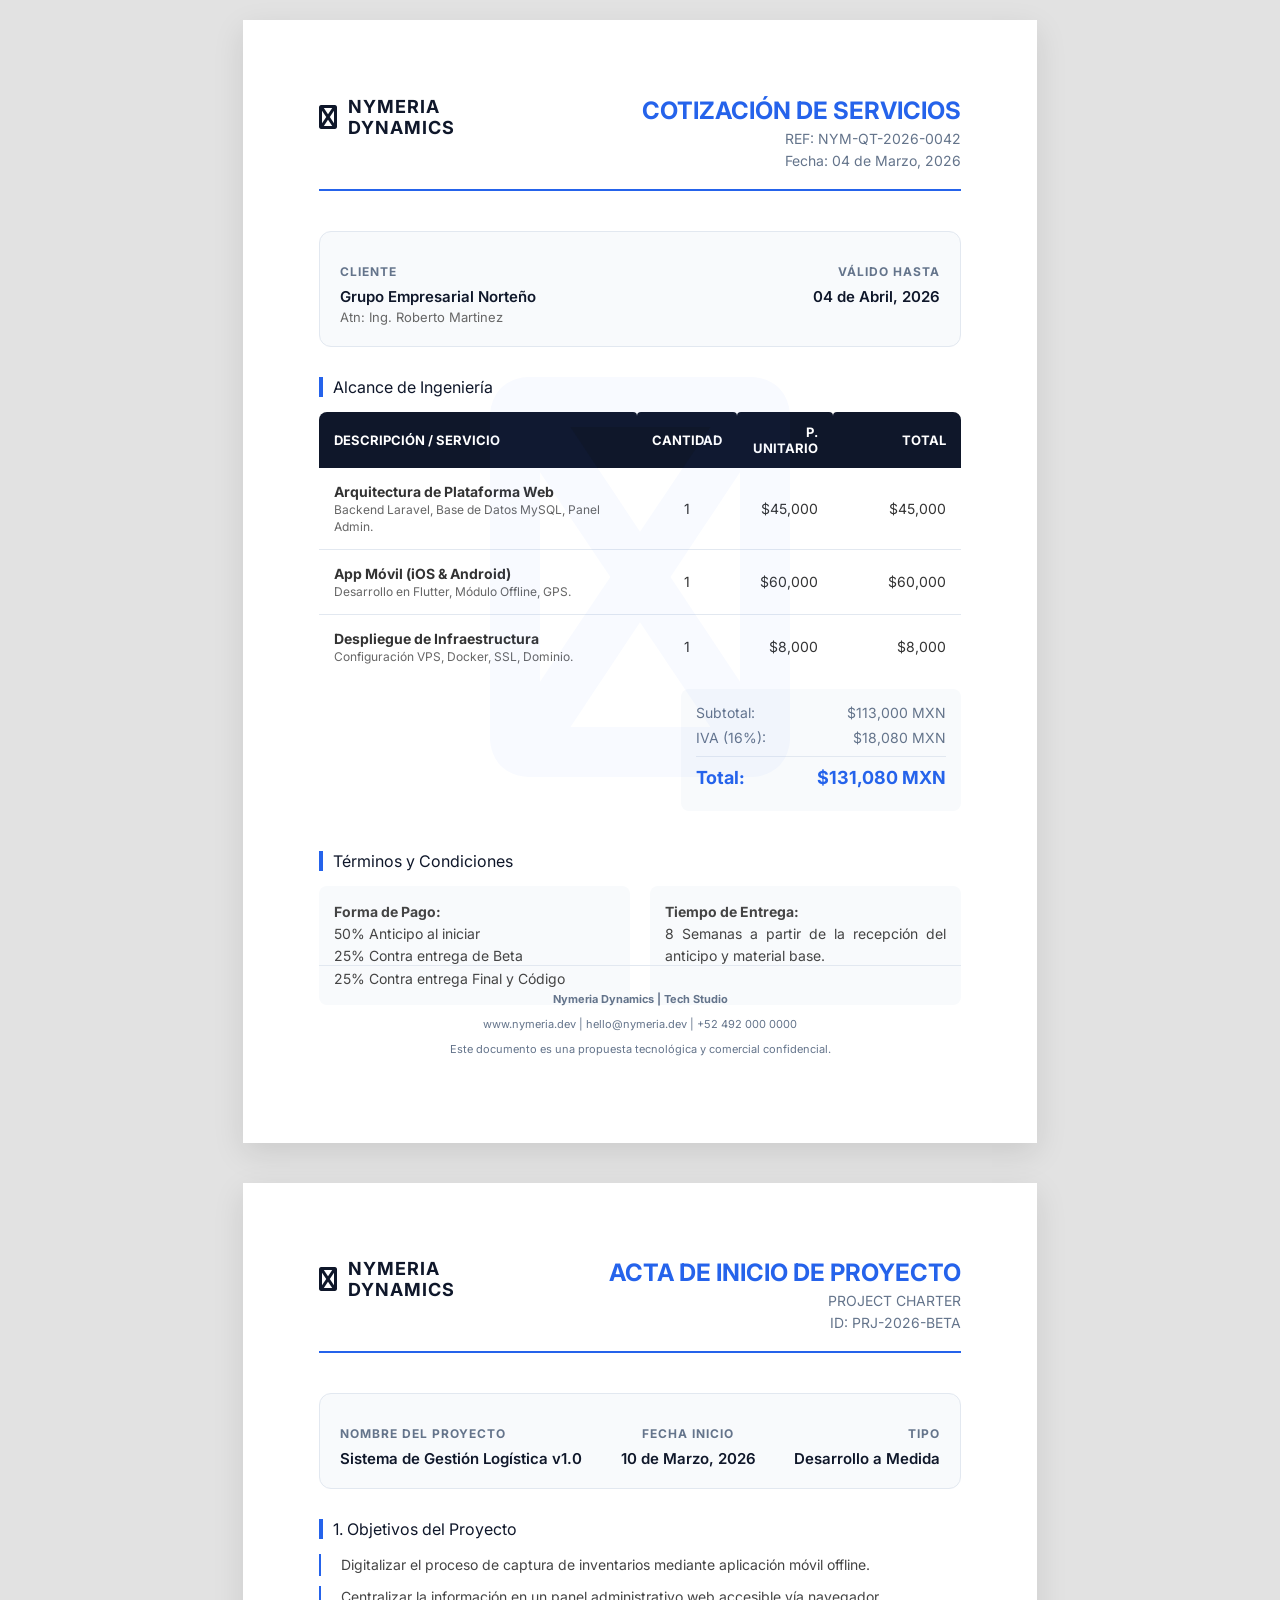
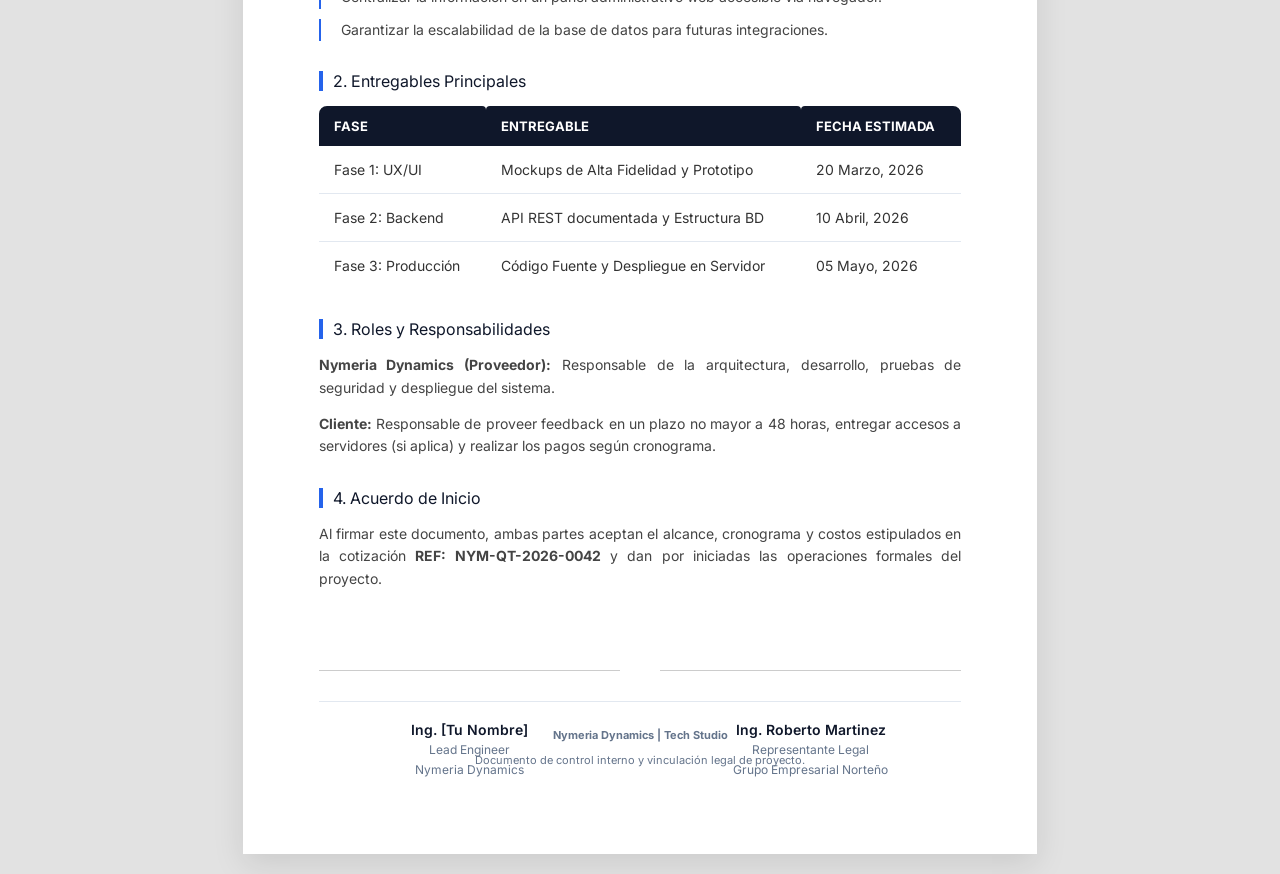
<file: hoja.html>
<!DOCTYPE html>
<html lang="es">
<head>
    <meta charset="UTF-8">
    <meta name="viewport" content="width=device-width, initial-scale=1.0">
    <title>Documentos Nymeria Dynamics</title>
    <link href="https://fonts.googleapis.com/css2?family=Inter:wght@300;400;600;700&display=swap" rel="stylesheet">
    <link rel="stylesheet" href="https://cdnjs.cloudflare.com/ajax/libs/font-awesome/6.4.0/css/all.min.css">
    
    <style>
        :root {
            --primary-dark: #0f172a; /* Azul muy oscuro del texto */
            --primary-blue: #2563eb; /* Azul eléctrico del botón/acento */
            --bg-gray: #f8fafc;      /* Fondo gris muy sutil */
            --border-color: #e2e8f0;
            --text-gray: #64748b;
        }

        body {
            background: #e2e2e2; /* Fondo de la "mesa" */
            font-family: 'Inter', sans-serif;
            margin: 0;
            padding: 20px;
            display: flex;
            flex-direction: column;
            align-items: center;
            gap: 40px;
        }

        /* Hoja A4 */
        .page {
            background: white;
            width: 210mm;
            min-height: 297mm;
            padding: 20mm;
            box-sizing: border-box;
            box-shadow: 0 10px 30px rgba(0,0,0,0.1);
            position: relative;
            overflow: hidden;
        }

        /* --- Elementos de Diseño Comunes --- */
        .header {
            display: flex;
            justify-content: space-between;
            align-items: flex-start;
            margin-bottom: 40px;
            border-bottom: 2px solid var(--primary-blue);
            padding-bottom: 20px;
        }

        .brand-logo {
            color: var(--primary-dark);
            font-weight: 700;
            font-size: 18px;
            letter-spacing: 1px;
            display: flex;
            align-items: center;
            gap: 10px;
        }
        
        .brand-logo i {
            font-size: 24px;
            color: var(--primary-dark);
        }

        .doc-title {
            text-align: right;
        }

        .doc-title h1 {
            font-size: 24px;
            color: var(--primary-blue);
            margin: 0;
            text-transform: uppercase;
        }

        .doc-title p {
            margin: 5px 0 0;
            color: var(--text-gray);
            font-size: 14px;
        }

        /* Tarjetas de Información (Estilo Mockup) */
        .info-card {
            background: var(--bg-gray);
            border: 1px solid var(--border-color);
            border-radius: 12px;
            padding: 20px;
            margin-bottom: 30px;
            display: flex;
            justify-content: space-between;
        }

        .info-col h3 {
            font-size: 12px;
            text-transform: uppercase;
            color: var(--text-gray);
            margin-bottom: 8px;
            letter-spacing: 1px;
        }

        .info-col p {
            margin: 0;
            font-weight: 600;
            color: var(--primary-dark);
            font-size: 15px;
        }

        /* Tablas */
        table {
            width: 100%;
            border-collapse: collapse;
            margin-bottom: 30px;
        }

        th {
            text-align: left;
            background: var(--primary-dark);
            color: white;
            padding: 12px 15px;
            font-size: 13px;
            text-transform: uppercase;
            border-radius: 4px 4px 0 0; /* Solo esquinas superiores si es fila única */
        }
        
        th:first-child { border-top-left-radius: 8px; }
        th:last-child { border-top-right-radius: 8px; }

        td {
            padding: 15px;
            border-bottom: 1px solid var(--border-color);
            color: #333;
            font-size: 14px;
        }

        tr:last-child td {
            border-bottom: none;
        }

        .total-section {
            display: flex;
            justify-content: flex-end;
            margin-top: -20px;
            margin-bottom: 40px;
        }

        .total-box {
            width: 250px;
            background: var(--bg-gray);
            border-radius: 8px;
            padding: 15px;
        }

        .total-row {
            display: flex;
            justify-content: space-between;
            margin-bottom: 8px;
            font-size: 14px;
            color: var(--text-gray);
        }

        .total-final {
            border-top: 1px solid var(--border-color);
            padding-top: 10px;
            margin-top: 10px;
            font-weight: 700;
            color: var(--primary-blue);
            font-size: 18px;
        }

        /* Secciones de Texto (Acta de Inicio) */
        .section-title {
            font-size: 16px;
            color: var(--primary-dark);
            border-left: 4px solid var(--primary-blue);
            padding-left: 10px;
            margin-bottom: 15px;
            margin-top: 30px;
        }

        .text-content {
            font-size: 14px;
            line-height: 1.6;
            color: #444;
            text-align: justify;
        }

        .signatures {
            margin-top: 80px;
            display: flex;
            justify-content: space-between;
            gap: 40px;
        }

        .sign-box {
            flex: 1;
            border-top: 1px solid #ccc;
            padding-top: 10px;
            text-align: center;
        }

        .sign-box p {
            margin: 0;
            font-weight: 600;
            font-size: 14px;
            color: var(--primary-dark);
        }
        .sign-box span {
            font-size: 12px;
            color: var(--text-gray);
        }

        /* Footer */
        .footer {
            position: absolute;
            bottom: 20mm;
            left: 20mm;
            right: 20mm;
            text-align: center;
            font-size: 11px;
            color: var(--text-gray);
            border-top: 1px solid var(--border-color);
            padding-top: 15px;
        }

        /* Marca de agua sutil */
        .watermark {
            position: absolute;
            top: 50%;
            left: 50%;
            transform: translate(-50%, -50%);
            font-size: 400px;
            color: rgba(37, 99, 235, 0.03); /* Azul muy muy transparente */
            z-index: 0;
            pointer-events: none;
        }

        @media print {
            body { background: none; padding: 0; }
            .page { box-shadow: none; margin: 0; page-break-after: always; }
        }
    </style>
</head>
<body>

    <div class="page">
        <div class="watermark"><i class="fa-solid fa-wolf-pack-battalion"></i></div>

        <div class="header">
            <div class="brand-logo">
                <i class="fa-solid fa-wolf-pack-battalion"></i>
                <span>NYMERIA<br>DYNAMICS</span>
            </div>
            <div class="doc-title">
                <h1>Cotización de Servicios</h1>
                <p>REF: NYM-QT-2026-0042</p>
                <p>Fecha: 04 de Marzo, 2026</p>
            </div>
        </div>

        <div class="info-card">
            <div class="info-col">
                <h3>Cliente</h3>
                <p>Grupo Empresarial Norteño</p>
                <span style="font-size:13px; color:#666;">Atn: Ing. Roberto Martinez</span>
            </div>
            <div class="info-col" style="text-align: right;">
                <h3>Válido Hasta</h3>
                <p>04 de Abril, 2026</p>
            </div>
        </div>

        <div class="section-title">Alcance de Ingeniería</div>
        
        <table>
            <thead>
                <tr>
                    <th style="width: 50%;">Descripción / Servicio</th>
                    <th style="width: 15%; text-align: center;">Cantidad</th>
                    <th style="width: 15%; text-align: right;">P. Unitario</th>
                    <th style="width: 20%; text-align: right;">Total</th>
                </tr>
            </thead>
            <tbody>
                <tr>
                    <td>
                        <strong>Arquitectura de Plataforma Web</strong><br>
                        <span style="font-size:12px; color:#666;">Backend Laravel, Base de Datos MySQL, Panel Admin.</span>
                    </td>
                    <td style="text-align: center;">1</td>
                    <td style="text-align: right;">$45,000</td>
                    <td style="text-align: right;">$45,000</td>
                </tr>
                <tr>
                    <td>
                        <strong>App Móvil (iOS & Android)</strong><br>
                        <span style="font-size:12px; color:#666;">Desarrollo en Flutter, Módulo Offline, GPS.</span>
                    </td>
                    <td style="text-align: center;">1</td>
                    <td style="text-align: right;">$60,000</td>
                    <td style="text-align: right;">$60,000</td>
                </tr>
                <tr>
                    <td>
                        <strong>Despliegue de Infraestructura</strong><br>
                        <span style="font-size:12px; color:#666;">Configuración VPS, Docker, SSL, Dominio.</span>
                    </td>
                    <td style="text-align: center;">1</td>
                    <td style="text-align: right;">$8,000</td>
                    <td style="text-align: right;">$8,000</td>
                </tr>
            </tbody>
        </table>

        <div class="total-section">
            <div class="total-box">
                <div class="total-row">
                    <span>Subtotal:</span>
                    <span>$113,000 MXN</span>
                </div>
                <div class="total-row">
                    <span>IVA (16%):</span>
                    <span>$18,080 MXN</span>
                </div>
                <div class="total-row total-final">
                    <span>Total:</span>
                    <span>$131,080 MXN</span>
                </div>
            </div>
        </div>

        <div class="section-title">Términos y Condiciones</div>
        <div class="text-content" style="display: grid; grid-template-columns: 1fr 1fr; gap: 20px;">
            <div style="background: var(--bg-gray); padding: 15px; border-radius: 8px;">
                <strong>Forma de Pago:</strong><br>
                50% Anticipo al iniciar<br>
                25% Contra entrega de Beta<br>
                25% Contra entrega Final y Código
            </div>
            <div style="background: var(--bg-gray); padding: 15px; border-radius: 8px;">
                <strong>Tiempo de Entrega:</strong><br>
                8 Semanas a partir de la recepción del anticipo y material base.
            </div>
        </div>

        <div class="footer">
            <p><strong>Nymeria Dynamics | Tech Studio</strong></p>
            <p>www.nymeria.dev | hello@nymeria.dev | +52 492 000 0000</p>
            <p>Este documento es una propuesta tecnológica y comercial confidencial.</p>
        </div>
    </div>

    <div class="page">
        <div class="header">
            <div class="brand-logo">
                <i class="fa-solid fa-wolf-pack-battalion"></i>
                <span>NYMERIA<br>DYNAMICS</span>
            </div>
            <div class="doc-title">
                <h1>Acta de Inicio de Proyecto</h1>
                <p>PROJECT CHARTER</p>
                <p>ID: PRJ-2026-BETA</p>
            </div>
        </div>

        <div class="info-card">
            <div class="info-col">
                <h3>Nombre del Proyecto</h3>
                <p>Sistema de Gestión Logística v1.0</p>
            </div>
            <div class="info-col" style="text-align: center;">
                <h3>Fecha Inicio</h3>
                <p>10 de Marzo, 2026</p>
            </div>
            <div class="info-col" style="text-align: right;">
                <h3>Tipo</h3>
                <p>Desarrollo a Medida</p>
            </div>
        </div>

        <div class="section-title">1. Objetivos del Proyecto</div>
        <div class="text-content">
            <ul style="list-style-type: none; padding: 0;">
                <li style="margin-bottom: 10px; padding-left: 20px; border-left: 2px solid var(--primary-blue);">
                    Digitalizar el proceso de captura de inventarios mediante aplicación móvil offline.
                </li>
                <li style="margin-bottom: 10px; padding-left: 20px; border-left: 2px solid var(--primary-blue);">
                    Centralizar la información en un panel administrativo web accesible vía navegador.
                </li>
                <li style="margin-bottom: 10px; padding-left: 20px; border-left: 2px solid var(--primary-blue);">
                    Garantizar la escalabilidad de la base de datos para futuras integraciones.
                </li>
            </ul>
        </div>

        <div class="section-title">2. Entregables Principales</div>
        <table>
            <thead>
                <tr>
                    <th>Fase</th>
                    <th>Entregable</th>
                    <th>Fecha Estimada</th>
                </tr>
            </thead>
            <tbody>
                <tr>
                    <td>Fase 1: UX/UI</td>
                    <td>Mockups de Alta Fidelidad y Prototipo</td>
                    <td>20 Marzo, 2026</td>
                </tr>
                <tr>
                    <td>Fase 2: Backend</td>
                    <td>API REST documentada y Estructura BD</td>
                    <td>10 Abril, 2026</td>
                </tr>
                <tr>
                    <td>Fase 3: Producción</td>
                    <td>Código Fuente y Despliegue en Servidor</td>
                    <td>05 Mayo, 2026</td>
                </tr>
            </tbody>
        </table>

        <div class="section-title">3. Roles y Responsabilidades</div>
        <div class="text-content">
            <p><strong>Nymeria Dynamics (Proveedor):</strong> Responsable de la arquitectura, desarrollo, pruebas de seguridad y despliegue del sistema.</p>
            <p><strong>Cliente:</strong> Responsable de proveer feedback en un plazo no mayor a 48 horas, entregar accesos a servidores (si aplica) y realizar los pagos según cronograma.</p>
        </div>

        <div class="section-title">4. Acuerdo de Inicio</div>
        <div class="text-content">
            <p>Al firmar este documento, ambas partes aceptan el alcance, cronograma y costos estipulados en la cotización <strong>REF: NYM-QT-2026-0042</strong> y dan por iniciadas las operaciones formales del proyecto.</p>
        </div>

        <div class="signatures">
            <div class="sign-box">
                <br><br>
                <p>Ing. [Tu Nombre]</p>
                <span>Lead Engineer<br>Nymeria Dynamics</span>
            </div>
            <div class="sign-box">
                <br><br>
                <p>Ing. Roberto Martinez</p>
                <span>Representante Legal<br>Grupo Empresarial Norteño</span>
            </div>
        </div>

        <div class="footer">
            <p><strong>Nymeria Dynamics | Tech Studio</strong></p>
            <p>Documento de control interno y vinculación legal de proyecto.</p>
        </div>
    </div>

</body>
</html>
</file>
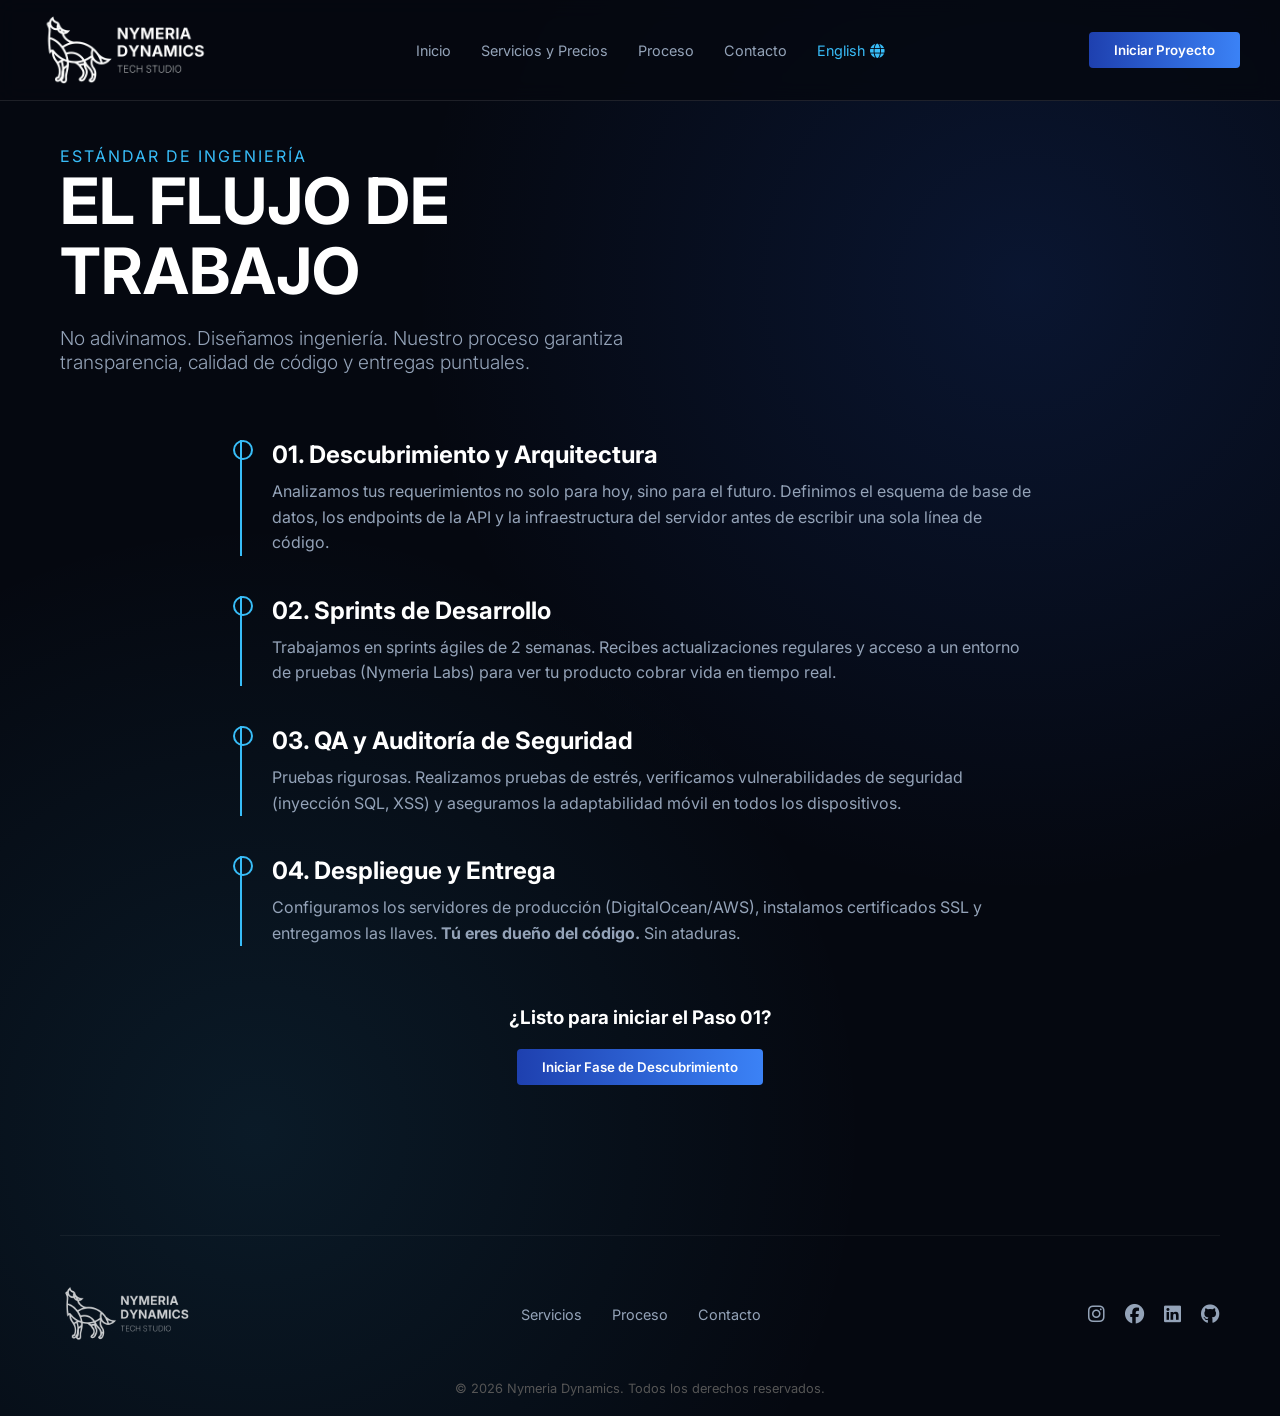
<file: process.html>
<!DOCTYPE html>
<html lang="es">
<head>
    <meta charset="UTF-8">
    <meta name="viewport" content="width=device-width, initial-scale=1.0">
    <title>Cómo Trabajamos - Nymeria Dynamics</title>
    <link rel="stylesheet" href="styles/main_style.css"> 
    <link rel="stylesheet" href="https://cdnjs.cloudflare.com/ajax/libs/font-awesome/6.5.1/css/all.min.css">
    <style>
        .process-step { border-left: 2px solid var(--accent-cyan); padding-left: 30px; margin-bottom: 40px; position: relative; }
        .process-step::before { content: ''; position: absolute; left: -9px; top: 0; width: 16px; height: 16px; background: var(--bg-dark); border: 2px solid var(--accent-cyan); border-radius: 50%; }
    </style>
</head>
<body>
    <header>
        <div class="container header-container">
            <div class="logo">
                <a href="index.html"><img src="resource/image/logonav.png" alt="Logo de Nymeria Dynamics"></a>
            </div>
            <nav>
                <ul>
                    <li><a href="index.html">Inicio</a></li>
                    <li><a href="services.html">Servicios y Precios</a></li>
                    <li><a href="process.html" class="active">Proceso</a></li>
                    <li><a href="contact.html">Contacto</a></li>
                    <li><a href="/en/process.html" style="color: #38bdf8;">English <i class="fa-solid fa-globe"></i></a></li>
                </ul>
            </nav>
            <button class="btn-primary" onclick="window.location.href='contact.html'">Iniciar Proyecto</button>
        </div>
    </header>

    <div class="container">
        <section class="hero" style="min-height: 40vh; padding: 60px 0;">
            <div class="hero-content" style="width: 100%; text-align: left;">
                <span style="color: var(--accent-cyan); letter-spacing: 2px; text-transform: uppercase;">Estándar de Ingeniería</span>
                <h1 style="margin-bottom: 20px;">El Flujo de Trabajo</h1>
                <p style="color: #94a3b8; max-width: 700px; margin: 0;">
                    No adivinamos. Diseñamos ingeniería. Nuestro proceso garantiza transparencia, calidad de código y entregas puntuales.
                </p>
            </div>
        </section>

        <section style="max-width: 800px; margin: 0 auto; padding-bottom: 100px;">
            
            <div class="process-step">
                <h3 style="color: var(--text-white); font-size: 1.5rem; margin-bottom: 10px;">01. Descubrimiento y Arquitectura</h3>
                <p style="color: #94a3b8; line-height: 1.6;">Analizamos tus requerimientos no solo para hoy, sino para el futuro. Definimos el esquema de base de datos, los endpoints de la API y la infraestructura del servidor antes de escribir una sola línea de código.</p>
            </div>

            <div class="process-step">
                <h3 style="color: var(--text-white); font-size: 1.5rem; margin-bottom: 10px;">02. Sprints de Desarrollo</h3>
                <p style="color: #94a3b8; line-height: 1.6;">Trabajamos en sprints ágiles de 2 semanas. Recibes actualizaciones regulares y acceso a un entorno de pruebas (Nymeria Labs) para ver tu producto cobrar vida en tiempo real.</p>
            </div>

            <div class="process-step">
                <h3 style="color: var(--text-white); font-size: 1.5rem; margin-bottom: 10px;">03. QA y Auditoría de Seguridad</h3>
                <p style="color: #94a3b8; line-height: 1.6;">Pruebas rigurosas. Realizamos pruebas de estrés, verificamos vulnerabilidades de seguridad (inyección SQL, XSS) y aseguramos la adaptabilidad móvil en todos los dispositivos.</p>
            </div>

            <div class="process-step">
                <h3 style="color: var(--text-white); font-size: 1.5rem; margin-bottom: 10px;">04. Despliegue y Entrega</h3>
                <p style="color: #94a3b8; line-height: 1.6;">Configuramos los servidores de producción (DigitalOcean/AWS), instalamos certificados SSL y entregamos las llaves. <strong>Tú eres dueño del código.</strong> Sin ataduras.</p>
            </div>

            <div style="text-align: center; margin-top: 60px;">
                <h3 style="margin-bottom: 20px;">¿Listo para iniciar el Paso 01?</h3>
                <button class="btn-primary" onclick="window.location.href='contact.html'">Iniciar Fase de Descubrimiento</button>
            </div>

        </section>

        <footer>
            <div class="footer-content">
                <div class="logo"><img src="resource/image/logonav.png" alt="Logo"></div>
                <nav>
                    <ul>
                        <li><a href="services.html">Servicios</a></li>
                        <li><a href="process.html">Proceso</a></li>
                        <li><a href="contact.html">Contacto</a></li>
                    </ul>
                </nav>
                 <div class="social-icons">
                    <a href="#"><i class="fa-brands fa-instagram"></i></a>
                    <a href="#"><i class="fa-brands fa-facebook"></i></a>
                    <a href="#"><i class="fa-brands fa-linkedin"></i></a>
                    <a href="#"><i class="fa-brands fa-github"></i></a>
                </div>
            </div>
            <div class="copyright">&copy; 2026 Nymeria Dynamics. Todos los derechos reservados.</div>
        </footer>
    </div>
</body>
</html>
</file>
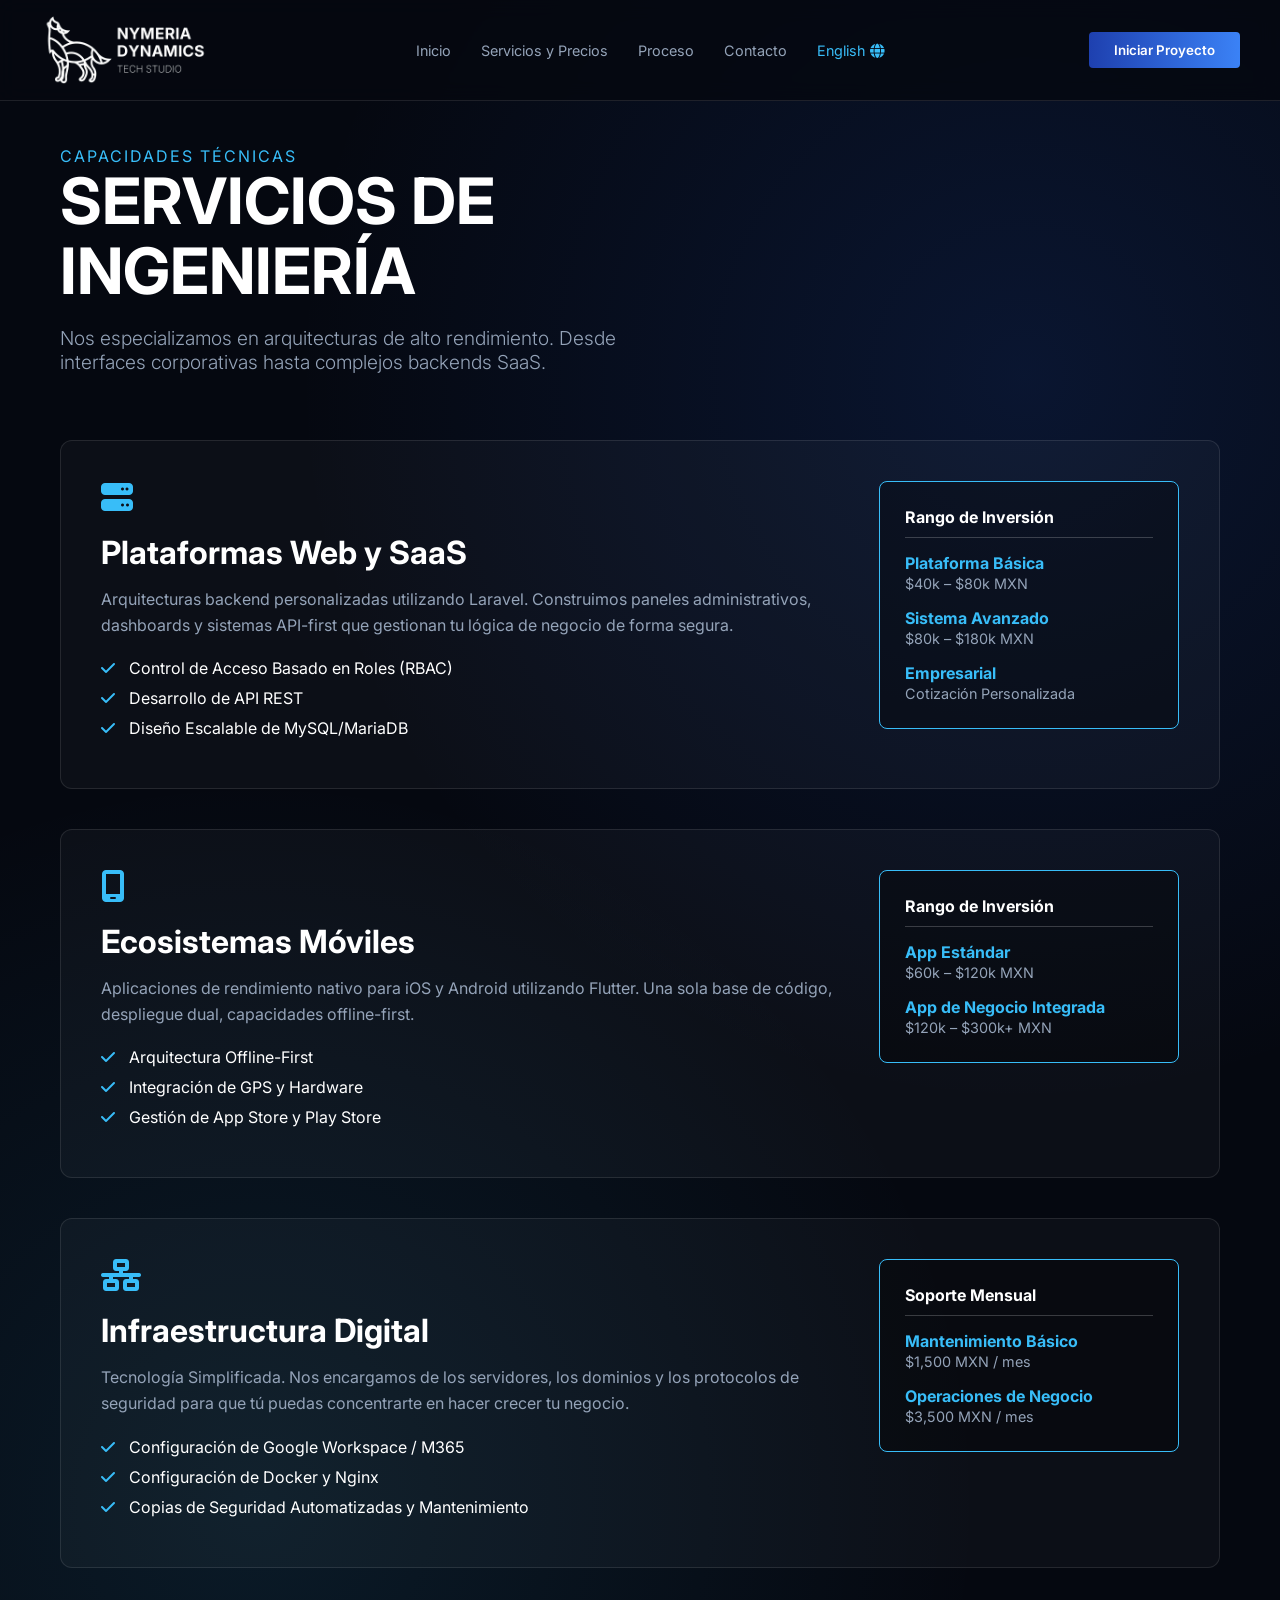
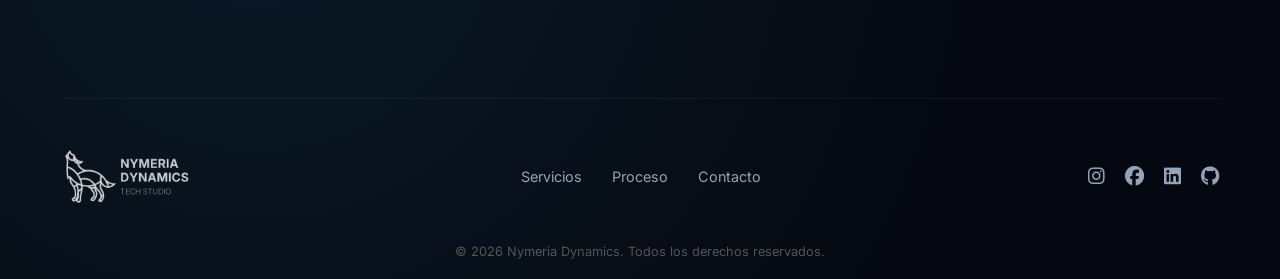
<file: services.html>
<!DOCTYPE html>
<html lang="es">
<head>
    <meta charset="UTF-8">
    <meta name="viewport" content="width=device-width, initial-scale=1.0">
    <title>Servicios - Nymeria Dynamics</title>
    <link rel="stylesheet" href="styles/main_style.css"> 
    <link rel="stylesheet" href="https://cdnjs.cloudflare.com/ajax/libs/font-awesome/6.5.1/css/all.min.css">
</head>
<body>
    <header>
        <div class="container header-container">
            <div class="logo">
                <a href="index.html"><img src="resource/image/logonav.png" alt="Logo de Nymeria Dynamics"></a>
            </div>
            <nav>
                <ul>
                    <li><a href="index.html">Inicio</a></li>
                    <li><a href="services.html" class="active">Servicios y Precios</a></li>
                    <li><a href="process.html">Proceso</a></li>
                    <li><a href="contact.html">Contacto</a></li>
                    <li><a href="/en/services.html" style="color: #38bdf8;">English <i class="fa-solid fa-globe"></i></a></li>
                </ul>
            </nav>
            <button class="btn-primary" onclick="window.location.href='contact.html'">Iniciar Proyecto</button>
        </div>
    </header>

    <div class="container">
        <section class="hero" style="min-height: 40vh; padding: 60px 0;">
            <div class="hero-content" style="width: 100%; text-align: left;">
                <span style="color: var(--accent-cyan); letter-spacing: 2px; text-transform: uppercase;">Capacidades Técnicas</span>
                <h1 style="margin-bottom: 20px;">Servicios de Ingeniería</h1>
                <p style="color: #94a3b8; max-width: 700px; margin: 0;">
                    Nos especializamos en arquitecturas de alto rendimiento. Desde interfaces corporativas hasta complejos backends SaaS.
                </p>
            </div>
        </section>

        <section class="services" style="padding-top: 0;">
            <div style="background: rgba(255,255,255,0.03); border: 1px solid rgba(255,255,255,0.1); border-radius: 12px; padding: 40px; margin-bottom: 40px;">
                <div style="display: flex; gap: 20px; align-items: flex-start; flex-wrap: wrap;">
                    <div style="flex: 1; min-width: 300px;">
                        <i class="fa-solid fa-server" style="font-size: 2rem; color: var(--accent-cyan); margin-bottom: 20px;"></i>
                        <h2 style="font-size: 2rem; margin-bottom: 15px;">Plataformas Web y SaaS</h2>
                        <p style="color: #94a3b8; line-height: 1.6; margin-bottom: 20px;">
                            Arquitecturas backend personalizadas utilizando Laravel. Construimos paneles administrativos, dashboards y sistemas API-first que gestionan tu lógica de negocio de forma segura.
                        </p>
                        <ul style="color: #fff; list-style: none; padding: 0;">
                            <li style="margin-bottom: 10px;"><i class="fa-solid fa-check" style="color: var(--accent-cyan); margin-right: 10px;"></i> Control de Acceso Basado en Roles (RBAC)</li>
                            <li style="margin-bottom: 10px;"><i class="fa-solid fa-check" style="color: var(--accent-cyan); margin-right: 10px;"></i> Desarrollo de API REST</li>
                            <li style="margin-bottom: 10px;"><i class="fa-solid fa-check" style="color: var(--accent-cyan); margin-right: 10px;"></i> Diseño Escalable de MySQL/MariaDB</li>
                        </ul>
                    </div>
                    <div style="flex: 0 0 300px; background: rgba(0,0,0,0.3); padding: 25px; border-radius: 8px; border: 1px solid var(--accent-cyan);">
                        <h4 style="color: #fff; border-bottom: 1px solid rgba(255,255,255,0.2); padding-bottom: 10px; margin-bottom: 15px;">Rango de Inversión</h4>
                        <div style="margin-bottom: 15px;">
                            <span style="display: block; color: var(--accent-cyan); font-weight: bold;">Plataforma Básica</span>
                            <span style="color: #94a3b8; font-size: 0.9rem;">$40k – $80k MXN</span>
                        </div>
                        <div style="margin-bottom: 15px;">
                            <span style="display: block; color: var(--accent-cyan); font-weight: bold;">Sistema Avanzado</span>
                            <span style="color: #94a3b8; font-size: 0.9rem;">$80k – $180k MXN</span>
                        </div>
                        <div>
                            <span style="display: block; color: var(--accent-cyan); font-weight: bold;">Empresarial</span>
                            <span style="color: #94a3b8; font-size: 0.9rem;">Cotización Personalizada</span>
                        </div>
                    </div>
                </div>
            </div>

            <div style="background: rgba(255,255,255,0.03); border: 1px solid rgba(255,255,255,0.1); border-radius: 12px; padding: 40px; margin-bottom: 40px;">
                <div style="display: flex; gap: 20px; align-items: flex-start; flex-wrap: wrap;">
                    <div style="flex: 1; min-width: 300px;">
                        <i class="fa-solid fa-mobile-screen" style="font-size: 2rem; color: var(--accent-cyan); margin-bottom: 20px;"></i>
                        <h2 style="font-size: 2rem; margin-bottom: 15px;">Ecosistemas Móviles</h2>
                        <p style="color: #94a3b8; line-height: 1.6; margin-bottom: 20px;">
                            Aplicaciones de rendimiento nativo para iOS y Android utilizando Flutter. Una sola base de código, despliegue dual, capacidades offline-first.
                        </p>
                        <ul style="color: #fff; list-style: none; padding: 0;">
                            <li style="margin-bottom: 10px;"><i class="fa-solid fa-check" style="color: var(--accent-cyan); margin-right: 10px;"></i> Arquitectura Offline-First</li>
                            <li style="margin-bottom: 10px;"><i class="fa-solid fa-check" style="color: var(--accent-cyan); margin-right: 10px;"></i> Integración de GPS y Hardware</li>
                            <li style="margin-bottom: 10px;"><i class="fa-solid fa-check" style="color: var(--accent-cyan); margin-right: 10px;"></i> Gestión de App Store y Play Store</li>
                        </ul>
                    </div>
                    <div style="flex: 0 0 300px; background: rgba(0,0,0,0.3); padding: 25px; border-radius: 8px; border: 1px solid var(--accent-cyan);">
                        <h4 style="color: #fff; border-bottom: 1px solid rgba(255,255,255,0.2); padding-bottom: 10px; margin-bottom: 15px;">Rango de Inversión</h4>
                        <div style="margin-bottom: 15px;">
                            <span style="display: block; color: var(--accent-cyan); font-weight: bold;">App Estándar</span>
                            <span style="color: #94a3b8; font-size: 0.9rem;">$60k – $120k MXN</span>
                        </div>
                        <div>
                            <span style="display: block; color: var(--accent-cyan); font-weight: bold;">App de Negocio Integrada</span>
                            <span style="color: #94a3b8; font-size: 0.9rem;">$120k – $300k+ MXN</span>
                        </div>
                    </div>
                </div>
            </div>
            
            <div style="background: rgba(255,255,255,0.03); border: 1px solid rgba(255,255,255,0.1); border-radius: 12px; padding: 40px;">
                <div style="display: flex; gap: 20px; align-items: flex-start; flex-wrap: wrap;">
                    <div style="flex: 1; min-width: 300px;">
                        <i class="fa-solid fa-network-wired" style="font-size: 2rem; color: var(--accent-cyan); margin-bottom: 20px;"></i>
                        <h2 style="font-size: 2rem; margin-bottom: 15px;">Infraestructura Digital</h2>
                        <p style="color: #94a3b8; line-height: 1.6; margin-bottom: 20px;">
                            Tecnología Simplificada. Nos encargamos de los servidores, los dominios y los protocolos de seguridad para que tú puedas concentrarte en hacer crecer tu negocio.
                        </p>
                        <ul style="color: #fff; list-style: none; padding: 0;">
                            <li style="margin-bottom: 10px;"><i class="fa-solid fa-check" style="color: var(--accent-cyan); margin-right: 10px;"></i> Configuración de Google Workspace / M365</li>
                            <li style="margin-bottom: 10px;"><i class="fa-solid fa-check" style="color: var(--accent-cyan); margin-right: 10px;"></i> Configuración de Docker y Nginx</li>
                            <li style="margin-bottom: 10px;"><i class="fa-solid fa-check" style="color: var(--accent-cyan); margin-right: 10px;"></i> Copias de Seguridad Automatizadas y Mantenimiento</li>
                        </ul>
                    </div>
                    <div style="flex: 0 0 300px; background: rgba(0,0,0,0.3); padding: 25px; border-radius: 8px; border: 1px solid var(--accent-cyan);">
                        <h4 style="color: #fff; border-bottom: 1px solid rgba(255,255,255,0.2); padding-bottom: 10px; margin-bottom: 15px;">Soporte Mensual</h4>
                        <div style="margin-bottom: 15px;">
                            <span style="display: block; color: var(--accent-cyan); font-weight: bold;">Mantenimiento Básico</span>
                            <span style="color: #94a3b8; font-size: 0.9rem;">$1,500 MXN / mes</span>
                        </div>
                        <div>
                            <span style="display: block; color: var(--accent-cyan); font-weight: bold;">Operaciones de Negocio</span>
                            <span style="color: #94a3b8; font-size: 0.9rem;">$3,500 MXN / mes</span>
                        </div>
                    </div>
                </div>
            </div>

        </section>

        <footer>
            <div class="footer-content">
                <div class="logo"><img src="resource/image/logonav.png" alt="Logo"></div>
                <nav>
                    <ul>
                        <li><a href="services.html">Servicios</a></li>
                        <li><a href="process.html">Proceso</a></li>
                        <li><a href="contact.html">Contacto</a></li>
                    </ul>
                </nav>
                <div class="social-icons">
                     <a href="#"><i class="fa-brands fa-instagram"></i></a>
                    <a href="#"><i class="fa-brands fa-facebook"></i></a>
                    <a href="#"><i class="fa-brands fa-linkedin"></i></a>
                    <a href="#"><i class="fa-brands fa-github"></i></a>
                </div>
            </div>
            <div class="copyright">&copy; 2026 Nymeria Dynamics. Todos los derechos reservados.</div>
        </footer>
    </div>
</body>
</html>
</file>
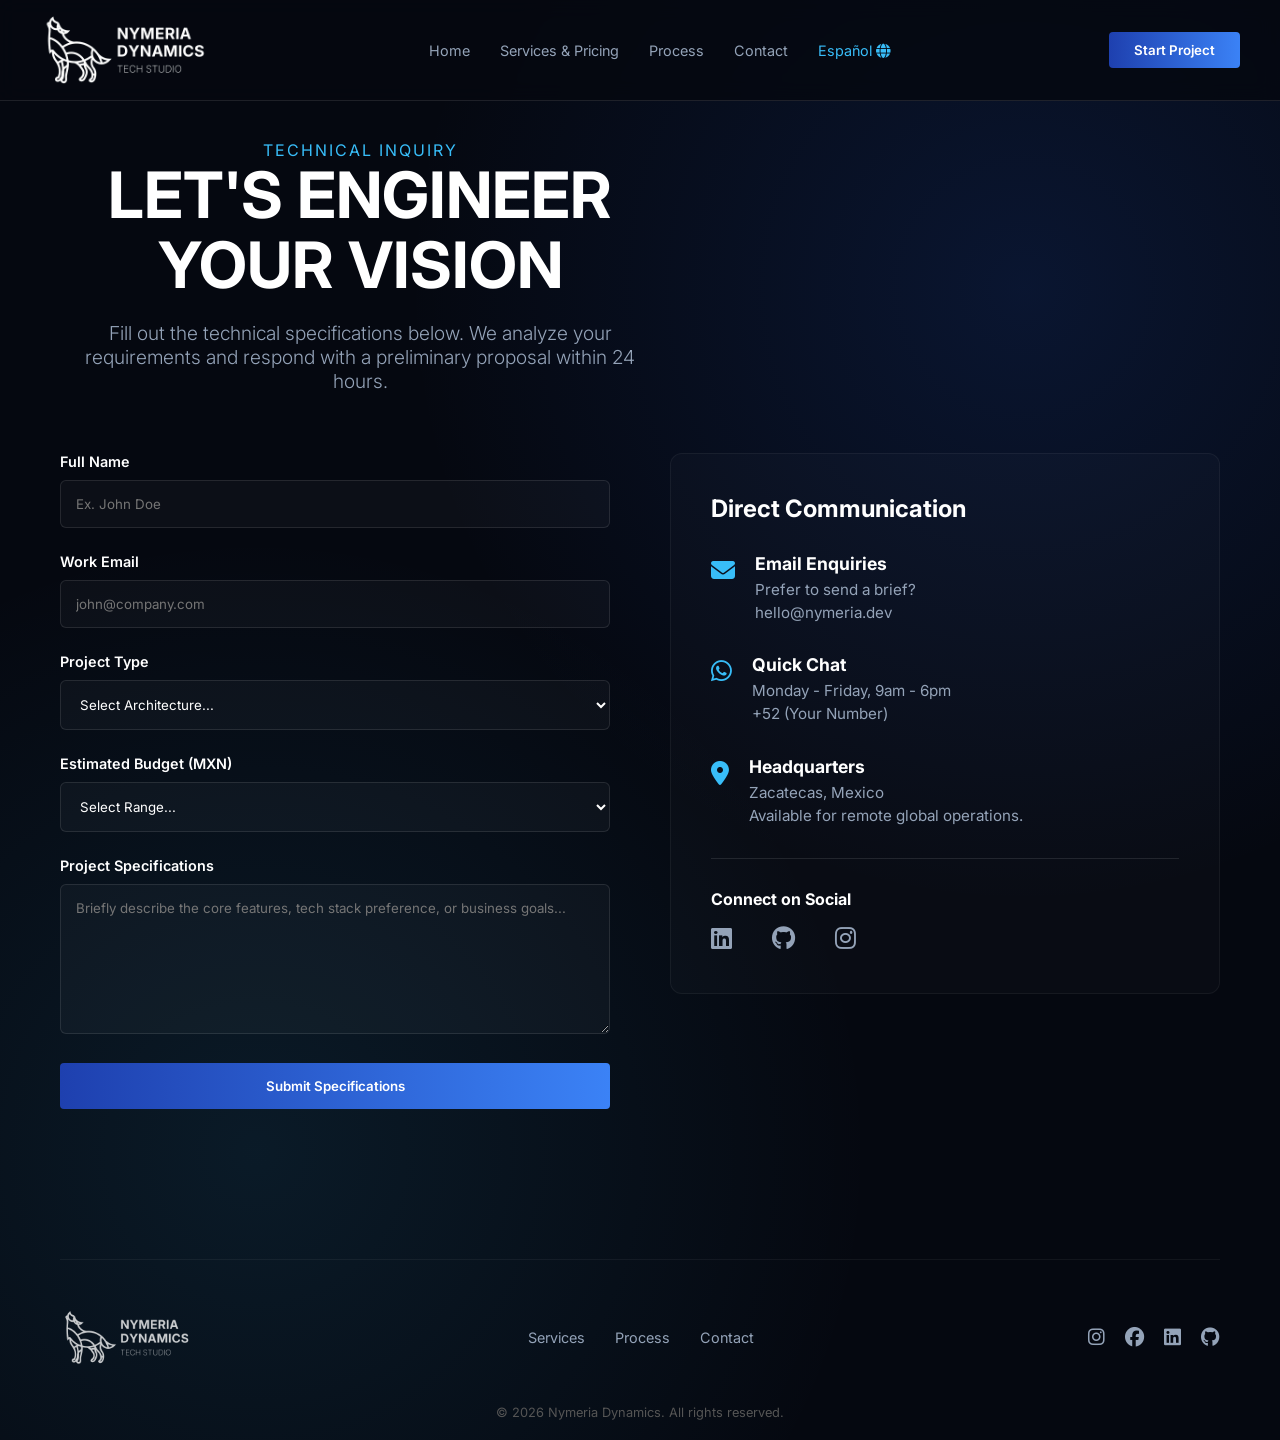
<file: en/contact.html>
<!DOCTYPE html>
<html lang="en">
<head>
    <meta charset="UTF-8">
    <meta name="viewport" content="width=device-width, initial-scale=1.0">
    <title>Start Project - Nymeria Dynamics</title>
    
    <link rel="stylesheet" href="../styles/main_style.css"> 
    
    <link rel="stylesheet" href="https://cdnjs.cloudflare.com/ajax/libs/font-awesome/6.5.1/css/all.min.css">

    <style>
        .contact-grid {
            display: grid;
            grid-template-columns: 1fr 1fr;
            gap: 60px;
            margin-top: 40px;
        }

        .form-group {
            margin-bottom: 25px;
        }

        .form-label {
            display: block;
            color: var(--text-white);
            margin-bottom: 10px;
            font-size: 0.9rem;
            font-weight: 600;
        }

        .form-input, .form-select, .form-textarea {
            width: 100%;
            padding: 15px;
            background: rgba(255, 255, 255, 0.03);
            border: 1px solid rgba(255, 255, 255, 0.1);
            border-radius: 6px;
            color: #fff;
            font-family: inherit;
            transition: border-color 0.3s, box-shadow 0.3s;
        }

        .form-input:focus, .form-select:focus, .form-textarea:focus {
            outline: none;
            border-color: var(--accent-cyan);
            box-shadow: 0 0 10px rgba(56, 189, 248, 0.2);
            background: rgba(255, 255, 255, 0.05);
        }

        .form-textarea {
            resize: vertical;
            min-height: 150px;
        }

        /* Información de contacto lateral */
        .contact-info-card {
            background: rgba(255, 255, 255, 0.02);
            border: 1px solid rgba(255, 255, 255, 0.05);
            padding: 40px;
            border-radius: 12px;
        }

        .info-item {
            display: flex;
            align-items: flex-start;
            margin-bottom: 30px;
        }

        .info-icon {
            color: var(--accent-cyan);
            font-size: 1.5rem;
            margin-right: 20px;
            margin-top: 5px;
        }

        .info-content h4 {
            color: #fff;
            margin-bottom: 5px;
            font-size: 1.1rem;
        }

        .info-content p, .info-content a {
            color: #94a3b8;
            font-size: 0.95rem;
            line-height: 1.5;
        }

        .info-content a:hover {
            color: var(--accent-cyan);
        }

        @media (max-width: 768px) {
            .contact-grid {
                grid-template-columns: 1fr;
                gap: 40px;
            }
        }
    </style>
</head>
<body>

    <header>
        <div class="container header-container">
            <div class="logo">
                <a href="index.html"><img src="../resource/image/logonav.png" alt="Nymeria Dynamics Logo"></a>
            </div>
            <nav>
                <ul>
                    <li><a href="index.html">Home</a></li>
                    <li><a href="services.html">Services & Pricing</a></li>
                    <li><a href="process.html">Process</a></li>
                    <li><a href="contact.html" class="active">Contact</a></li>
                    <li><a href="../contact.html" style="color: #38bdf8;">Español <i class="fa-solid fa-globe"></i></a></li>
                </ul>
            </nav>
            <button class="btn-primary" onclick="window.location.href='contact.html'">Start Project</button>
        </div>
    </header>

    <div class="container">
        
        <section class="hero" style="min-height: 30vh; padding: 60px 0 20px 0;">
            <div class="hero-content" style="width: 100%; text-align: center;">
                <span style="color: var(--accent-cyan); letter-spacing: 2px; text-transform: uppercase;">Technical Inquiry</span>
                <h1 style="margin-bottom: 20px;">Let's Engineer Your Vision</h1>
                <p style="color: #94a3b8; max-width: 600px; margin: 0 auto;">
                    Fill out the technical specifications below. We analyze your requirements and respond with a preliminary proposal within 24 hours.
                </p>
            </div>
        </section>

        <section style="padding-bottom: 100px;">
            <div class="contact-grid">
                
                <div class="contact-form-wrapper">
                    <form action="#" method="POST">
                        <div class="form-group">
                            <label class="form-label">Full Name</label>
                            <input type="text" class="form-input" placeholder="Ex. John Doe" required>
                        </div>

                        <div class="form-group">
                            <label class="form-label">Work Email</label>
                            <input type="email" class="form-input" placeholder="john@company.com" required>
                        </div>

                        <div class="form-group">
                            <label class="form-label">Project Type</label>
                            <select class="form-select">
                                <option value="" disabled selected>Select Architecture...</option>
                                <option value="web-platform">Web Platform / SaaS System</option>
                                <option value="mobile-app">Mobile App (iOS/Android)</option>
                                <option value="website">Corporate Website</option>
                                <option value="infrastructure">Server/DNS Infrastructure</option>
                                <option value="other">Other / Consultancy</option>
                            </select>
                        </div>

                        <div class="form-group">
                            <label class="form-label">Estimated Budget (MXN)</label>
                            <select class="form-select">
                                <option value="" disabled selected>Select Range...</option>
                                <option value="small">$15k - $40k MXN (Website/MVP)</option>
                                <option value="medium">$40k - $120k MXN (Standard Platform)</option>
                                <option value="large">$120k - $300k+ MXN (Complex System)</option>
                                <option value="enterprise">Enterprise (Custom Budget)</option>
                            </select>
                        </div>

                        <div class="form-group">
                            <label class="form-label">Project Specifications</label>
                            <textarea class="form-textarea" placeholder="Briefly describe the core features, tech stack preference, or business goals..."></textarea>
                        </div>

                        <button type="submit" class="btn-primary" style="width: 100%; padding: 15px;">Submit Specifications</button>
                    </form>
                </div>

                <div class="contact-info-wrapper">
                    <div class="contact-info-card">
                        <h3 style="margin-bottom: 30px; font-size: 1.5rem;">Direct Communication</h3>
                        
                        <div class="info-item">
                            <i class="fa-solid fa-envelope info-icon"></i>
                            <div class="info-content">
                                <h4>Email Enquiries</h4>
                                <p>Prefer to send a brief?</p>
                                <a href="mailto:hello@nymeria.dev">hello@nymeria.dev</a>
                            </div>
                        </div>

                        <div class="info-item">
                            <i class="fa-brands fa-whatsapp info-icon"></i>
                            <div class="info-content">
                                <h4>Quick Chat</h4>
                                <p>Monday - Friday, 9am - 6pm</p>
                                <a href="#">+52 (Your Number)</a>
                            </div>
                        </div>

                        <div class="info-item">
                            <i class="fa-solid fa-location-dot info-icon"></i>
                            <div class="info-content">
                                <h4>Headquarters</h4>
                                <p>Zacatecas, Mexico<br>Available for remote global operations.</p>
                            </div>
                        </div>

                        <hr style="border: 0; border-top: 1px solid rgba(255,255,255,0.1); margin: 30px 0;">

                        <h4 style="margin-bottom: 15px; font-size: 1rem;">Connect on Social</h4>
                        <div class="social-icons" style="justify-content: flex-start;">
                            <a href="#" style="font-size: 1.5rem; margin-right: 20px;"><i class="fa-brands fa-linkedin"></i></a>
                            <a href="#" style="font-size: 1.5rem; margin-right: 20px;"><i class="fa-brands fa-github"></i></a>
                            <a href="#" style="font-size: 1.5rem;"><i class="fa-brands fa-instagram"></i></a>
                        </div>
                    </div>
                </div>

            </div>
        </section>

        <footer>
            <div class="footer-content">
                <div class="logo"><img src="../resource/image/logonav.png" alt="Logo"></div>
                <nav>
                    <ul>
                        <li><a href="services.html">Services</a></li>
                        <li><a href="process.html">Process</a></li>
                        <li><a href="contact.html">Contact</a></li>
                    </ul>
                </nav>
                <div class="social-icons">
                    <a href="#"><i class="fa-brands fa-instagram"></i></a>
                    <a href="#"><i class="fa-brands fa-facebook"></i></a>
                    <a href="#"><i class="fa-brands fa-linkedin"></i></a>
                    <a href="#"><i class="fa-brands fa-github"></i></a>
                </div>
            </div>
            <div class="copyright">&copy; 2026 Nymeria Dynamics. All rights reserved.</div>
        </footer>
    </div>
</body>
</html>
</file>
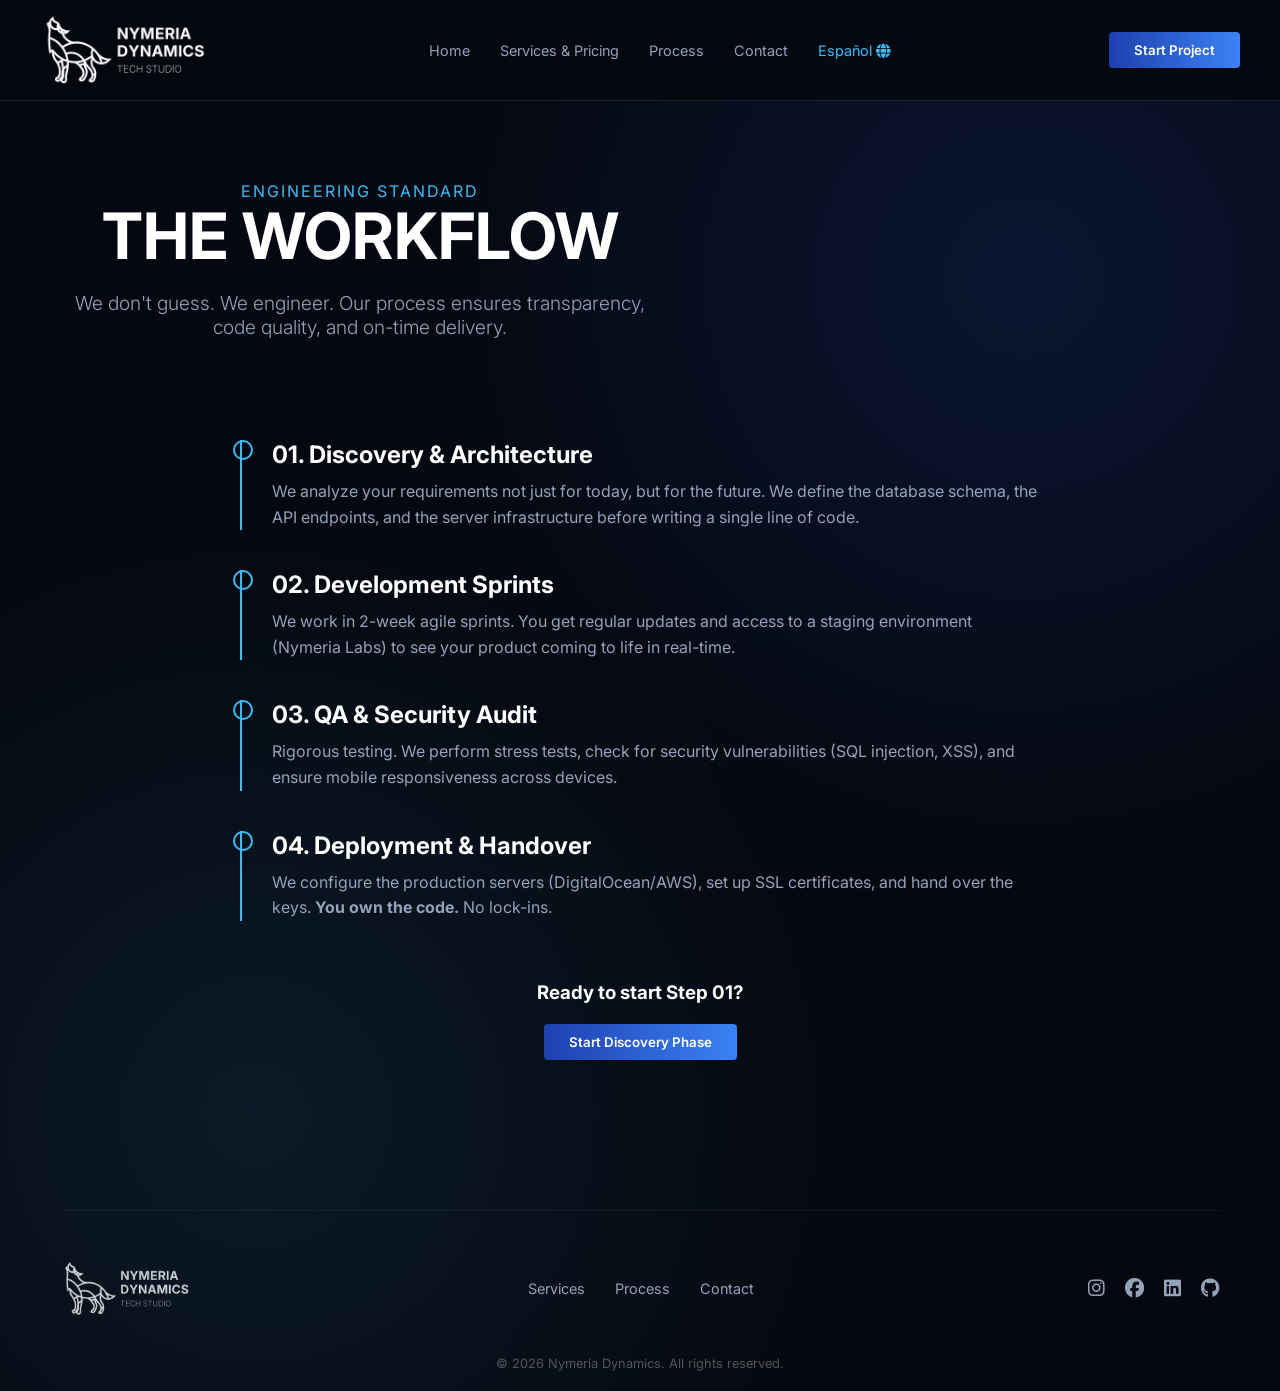
<file: en/process.html>
<!DOCTYPE html>
<html lang="en">
<head>
    <meta charset="UTF-8">
    <meta name="viewport" content="width=device-width, initial-scale=1.0">
    <title>How We Work - Nymeria Dynamics</title>
    <link rel="stylesheet" href="../styles/main_style.css"> 
    <link rel="stylesheet" href="https://cdnjs.cloudflare.com/ajax/libs/font-awesome/6.5.1/css/all.min.css">
    <style>
        .process-step { border-left: 2px solid var(--accent-cyan); padding-left: 30px; margin-bottom: 40px; position: relative; }
        .process-step::before { content: ''; position: absolute; left: -9px; top: 0; width: 16px; height: 16px; background: var(--bg-dark); border: 2px solid var(--accent-cyan); border-radius: 50%; }
    </style>
</head>
<body>
    <header>
        <div class="container header-container">
            <div class="logo">
                <a href="index.html"><img src="../resource/image/logonav.png" alt="Nymeria Dynamics Logo"></a>
            </div>
            <nav>
                <ul>
                    <li><a href="index.html">Home</a></li>
                    <li><a href="services.html">Services & Pricing</a></li>
                    <li><a href="process.html" class="active">Process</a></li>
                    <li><a href="contact.html">Contact</a></li>
                    <li><a href="../process.html" style="color: #38bdf8;">Español <i class="fa-solid fa-globe"></i></a></li>
                </ul>
            </nav>
            <button class="btn-primary" onclick="window.location.href='contact.html'">Start Project</button>
        </div>
    </header>

    <div class="container">
        <section class="hero" style="min-height: 40vh; padding: 60px 0;">
            <div class="hero-content" style="width: 100%; text-align: center;">
                <span style="color: var(--accent-cyan); letter-spacing: 2px; text-transform: uppercase;">Engineering Standard</span>
                <h1 style="margin-bottom: 20px;">The Workflow</h1>
                <p style="color: #94a3b8; max-width: 700px; margin: 0 auto;">
                    We don't guess. We engineer. Our process ensures transparency, code quality, and on-time delivery.
                </p>
            </div>
        </section>

        <section style="max-width: 800px; margin: 0 auto; padding-bottom: 100px;">
            
            <div class="process-step">
                <h3 style="color: var(--text-white); font-size: 1.5rem; margin-bottom: 10px;">01. Discovery & Architecture</h3>
                <p style="color: #94a3b8; line-height: 1.6;">We analyze your requirements not just for today, but for the future. We define the database schema, the API endpoints, and the server infrastructure before writing a single line of code.</p>
            </div>

            <div class="process-step">
                <h3 style="color: var(--text-white); font-size: 1.5rem; margin-bottom: 10px;">02. Development Sprints</h3>
                <p style="color: #94a3b8; line-height: 1.6;">We work in 2-week agile sprints. You get regular updates and access to a staging environment (Nymeria Labs) to see your product coming to life in real-time.</p>
            </div>

            <div class="process-step">
                <h3 style="color: var(--text-white); font-size: 1.5rem; margin-bottom: 10px;">03. QA & Security Audit</h3>
                <p style="color: #94a3b8; line-height: 1.6;">Rigorous testing. We perform stress tests, check for security vulnerabilities (SQL injection, XSS), and ensure mobile responsiveness across devices.</p>
            </div>

            <div class="process-step">
                <h3 style="color: var(--text-white); font-size: 1.5rem; margin-bottom: 10px;">04. Deployment & Handover</h3>
                <p style="color: #94a3b8; line-height: 1.6;">We configure the production servers (DigitalOcean/AWS), set up SSL certificates, and hand over the keys. <strong>You own the code.</strong> No lock-ins.</p>
            </div>

            <div style="text-align: center; margin-top: 60px;">
                <h3 style="margin-bottom: 20px;">Ready to start Step 01?</h3>
                <button class="btn-primary" onclick="window.location.href='contact.html'">Start Discovery Phase</button>
            </div>

        </section>

        <footer>
            <div class="footer-content">
                <div class="logo"><img src="../resource/image/logonav.png" alt="Logo"></div>
                <nav>
                    <ul>
                        <li><a href="services.html">Services</a></li>
                        <li><a href="process.html">Process</a></li>
                        <li><a href="contact.html">Contact</a></li>
                    </ul>
                </nav>
                 <div class="social-icons">
                    <a href="#"><i class="fa-brands fa-instagram"></i></a>
                    <a href="#"><i class="fa-brands fa-facebook"></i></a>
                    <a href="#"><i class="fa-brands fa-linkedin"></i></a>
                    <a href="#"><i class="fa-brands fa-github"></i></a>
                </div>
            </div>
            <div class="copyright">&copy; 2026 Nymeria Dynamics. All rights reserved.</div>
        </footer>
    </div>
</body>
</html>
</file>
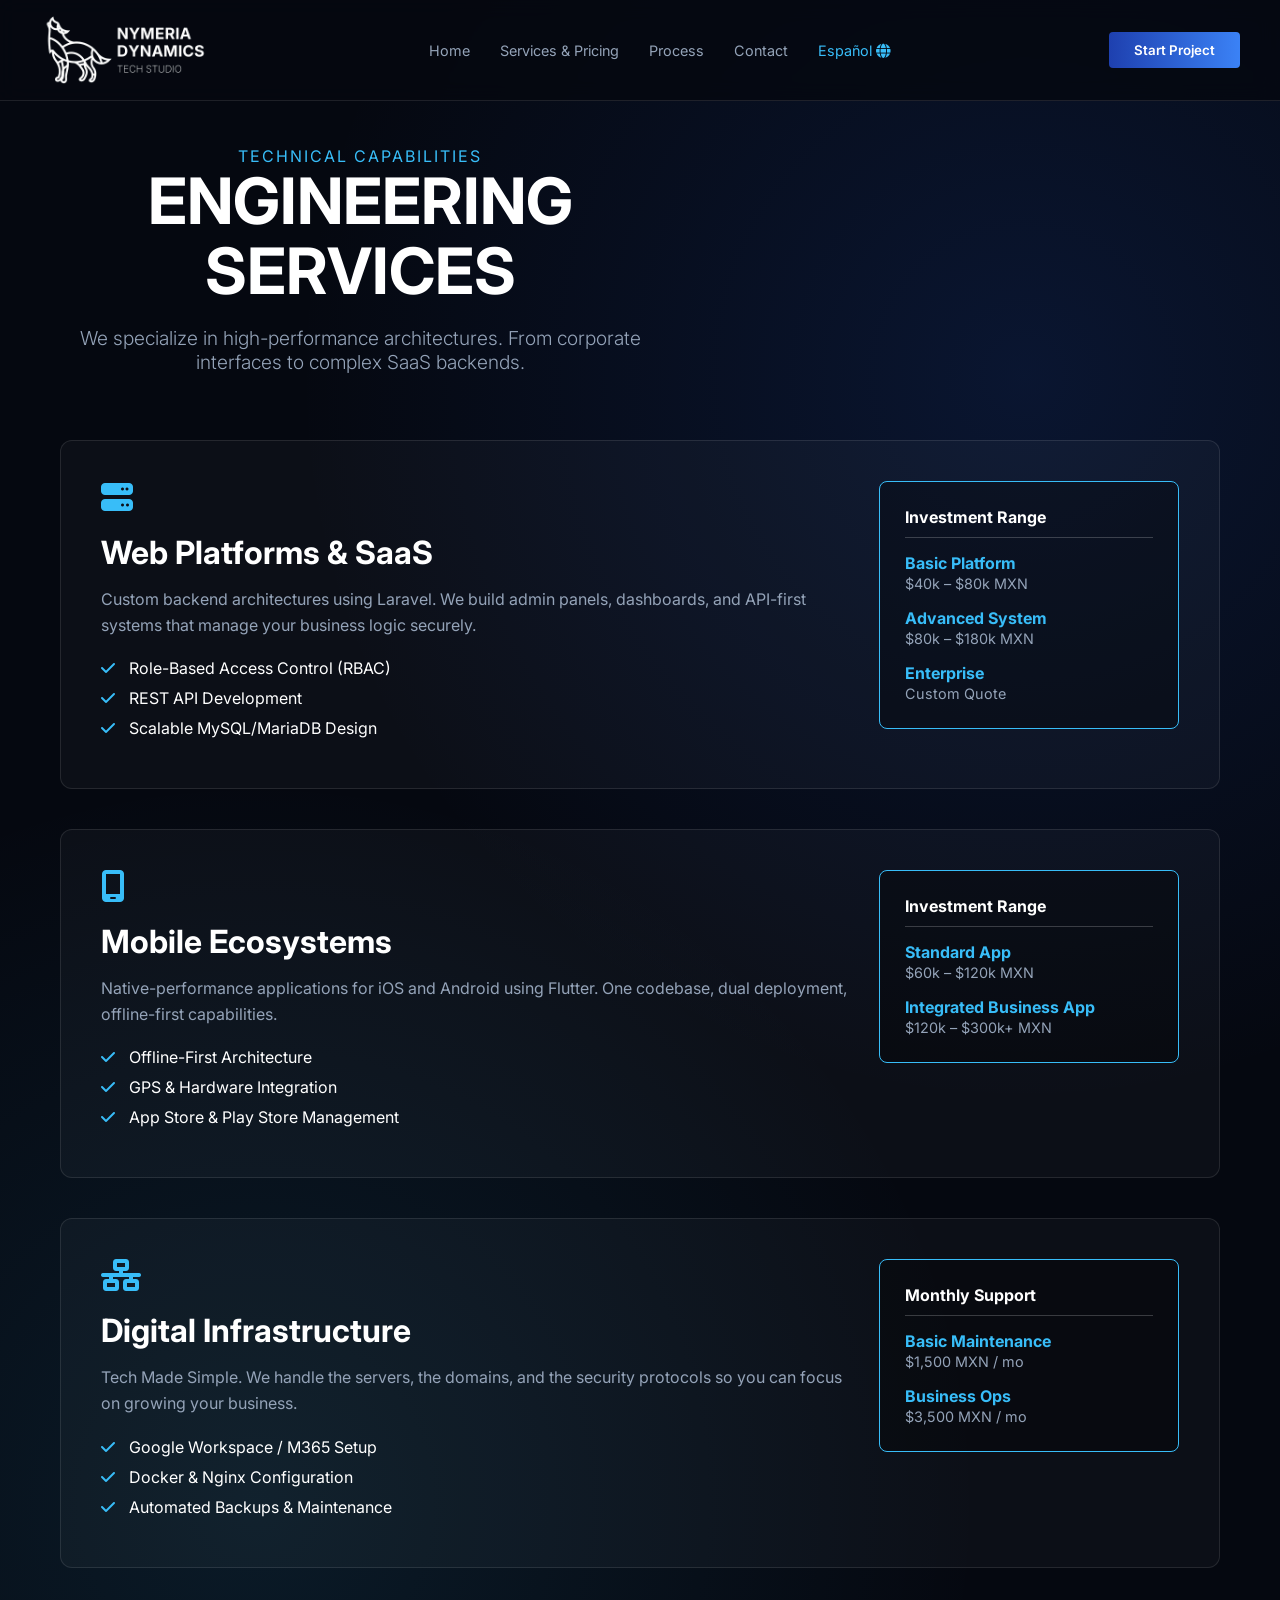
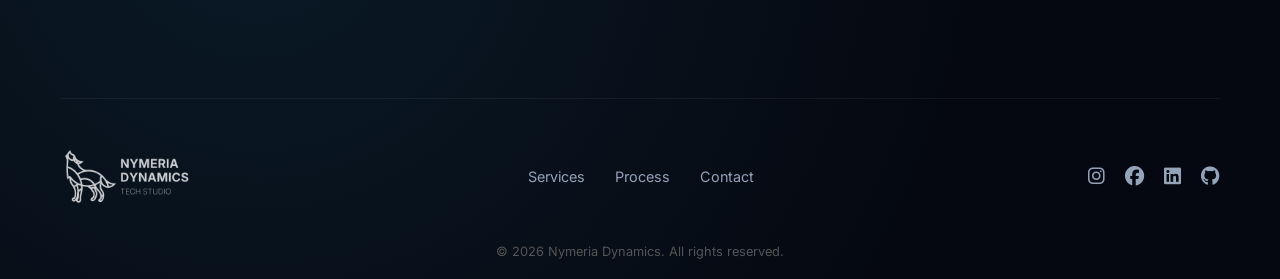
<file: en/services.html>
<!DOCTYPE html>
<html lang="en">
<head>
    <meta charset="UTF-8">
    <meta name="viewport" content="width=device-width, initial-scale=1.0">
    <title>Services - Nymeria Dynamics</title>
    <link rel="stylesheet" href="../styles/main_style.css"> 
    <link rel="stylesheet" href="https://cdnjs.cloudflare.com/ajax/libs/font-awesome/6.5.1/css/all.min.css">
</head>
<body>
    <header>
        <div class="container header-container">
            <div class="logo">
                <a href="index.html"><img src="../resource/image/logonav.png" alt="Nymeria Dynamics Logo"></a>
            </div>
            <nav>
                <ul>
                    <li><a href="index.html">Home</a></li>
                    <li><a href="services.html" class="active">Services & Pricing</a></li>
                    <li><a href="process.html">Process</a></li>
                    <li><a href="contact.html">Contact</a></li>
                    <li><a href="../services.html" style="color: #38bdf8;">Español <i class="fa-solid fa-globe"></i></a></li>
                </ul>
            </nav>
            <button class="btn-primary" onclick="window.location.href='contact.html'">Start Project</button>
        </div>
    </header>

    <div class="container">
        <section class="hero" style="min-height: 40vh; padding: 60px 0;">
            <div class="hero-content" style="width: 100%; text-align: center;">
                <span style="color: var(--accent-cyan); letter-spacing: 2px; text-transform: uppercase;">Technical Capabilities</span>
                <h1 style="margin-bottom: 20px;">Engineering Services</h1>
                <p style="color: #94a3b8; max-width: 700px; margin: 0 auto;">
                    We specialize in high-performance architectures. From corporate interfaces to complex SaaS backends.
                </p>
            </div>
        </section>

        <section class="services" style="padding-top: 0;">
            <div style="background: rgba(255,255,255,0.03); border: 1px solid rgba(255,255,255,0.1); border-radius: 12px; padding: 40px; margin-bottom: 40px;">
                <div style="display: flex; gap: 20px; align-items: flex-start; flex-wrap: wrap;">
                    <div style="flex: 1; min-width: 300px;">
                        <i class="fa-solid fa-server" style="font-size: 2rem; color: var(--accent-cyan); margin-bottom: 20px;"></i>
                        <h2 style="font-size: 2rem; margin-bottom: 15px;">Web Platforms & SaaS</h2>
                        <p style="color: #94a3b8; line-height: 1.6; margin-bottom: 20px;">
                            Custom backend architectures using Laravel. We build admin panels, dashboards, and API-first systems that manage your business logic securely.
                        </p>
                        <ul style="color: #fff; list-style: none; padding: 0;">
                            <li style="margin-bottom: 10px;"><i class="fa-solid fa-check" style="color: var(--accent-cyan); margin-right: 10px;"></i> Role-Based Access Control (RBAC)</li>
                            <li style="margin-bottom: 10px;"><i class="fa-solid fa-check" style="color: var(--accent-cyan); margin-right: 10px;"></i> REST API Development</li>
                            <li style="margin-bottom: 10px;"><i class="fa-solid fa-check" style="color: var(--accent-cyan); margin-right: 10px;"></i> Scalable MySQL/MariaDB Design</li>
                        </ul>
                    </div>
                    <div style="flex: 0 0 300px; background: rgba(0,0,0,0.3); padding: 25px; border-radius: 8px; border: 1px solid var(--accent-cyan);">
                        <h4 style="color: #fff; border-bottom: 1px solid rgba(255,255,255,0.2); padding-bottom: 10px; margin-bottom: 15px;">Investment Range</h4>
                        <div style="margin-bottom: 15px;">
                            <span style="display: block; color: var(--accent-cyan); font-weight: bold;">Basic Platform</span>
                            <span style="color: #94a3b8; font-size: 0.9rem;">$40k – $80k MXN</span>
                        </div>
                        <div style="margin-bottom: 15px;">
                            <span style="display: block; color: var(--accent-cyan); font-weight: bold;">Advanced System</span>
                            <span style="color: #94a3b8; font-size: 0.9rem;">$80k – $180k MXN</span>
                        </div>
                        <div>
                            <span style="display: block; color: var(--accent-cyan); font-weight: bold;">Enterprise</span>
                            <span style="color: #94a3b8; font-size: 0.9rem;">Custom Quote</span>
                        </div>
                    </div>
                </div>
            </div>

            <div style="background: rgba(255,255,255,0.03); border: 1px solid rgba(255,255,255,0.1); border-radius: 12px; padding: 40px; margin-bottom: 40px;">
                <div style="display: flex; gap: 20px; align-items: flex-start; flex-wrap: wrap;">
                    <div style="flex: 1; min-width: 300px;">
                        <i class="fa-solid fa-mobile-screen" style="font-size: 2rem; color: var(--accent-cyan); margin-bottom: 20px;"></i>
                        <h2 style="font-size: 2rem; margin-bottom: 15px;">Mobile Ecosystems</h2>
                        <p style="color: #94a3b8; line-height: 1.6; margin-bottom: 20px;">
                            Native-performance applications for iOS and Android using Flutter. One codebase, dual deployment, offline-first capabilities.
                        </p>
                        <ul style="color: #fff; list-style: none; padding: 0;">
                            <li style="margin-bottom: 10px;"><i class="fa-solid fa-check" style="color: var(--accent-cyan); margin-right: 10px;"></i> Offline-First Architecture</li>
                            <li style="margin-bottom: 10px;"><i class="fa-solid fa-check" style="color: var(--accent-cyan); margin-right: 10px;"></i> GPS & Hardware Integration</li>
                            <li style="margin-bottom: 10px;"><i class="fa-solid fa-check" style="color: var(--accent-cyan); margin-right: 10px;"></i> App Store & Play Store Management</li>
                        </ul>
                    </div>
                    <div style="flex: 0 0 300px; background: rgba(0,0,0,0.3); padding: 25px; border-radius: 8px; border: 1px solid var(--accent-cyan);">
                        <h4 style="color: #fff; border-bottom: 1px solid rgba(255,255,255,0.2); padding-bottom: 10px; margin-bottom: 15px;">Investment Range</h4>
                        <div style="margin-bottom: 15px;">
                            <span style="display: block; color: var(--accent-cyan); font-weight: bold;">Standard App</span>
                            <span style="color: #94a3b8; font-size: 0.9rem;">$60k – $120k MXN</span>
                        </div>
                        <div>
                            <span style="display: block; color: var(--accent-cyan); font-weight: bold;">Integrated Business App</span>
                            <span style="color: #94a3b8; font-size: 0.9rem;">$120k – $300k+ MXN</span>
                        </div>
                    </div>
                </div>
            </div>
            
            <div style="background: rgba(255,255,255,0.03); border: 1px solid rgba(255,255,255,0.1); border-radius: 12px; padding: 40px;">
                <div style="display: flex; gap: 20px; align-items: flex-start; flex-wrap: wrap;">
                    <div style="flex: 1; min-width: 300px;">
                        <i class="fa-solid fa-network-wired" style="font-size: 2rem; color: var(--accent-cyan); margin-bottom: 20px;"></i>
                        <h2 style="font-size: 2rem; margin-bottom: 15px;">Digital Infrastructure</h2>
                        <p style="color: #94a3b8; line-height: 1.6; margin-bottom: 20px;">
                            Tech Made Simple. We handle the servers, the domains, and the security protocols so you can focus on growing your business.
                        </p>
                        <ul style="color: #fff; list-style: none; padding: 0;">
                            <li style="margin-bottom: 10px;"><i class="fa-solid fa-check" style="color: var(--accent-cyan); margin-right: 10px;"></i> Google Workspace / M365 Setup</li>
                            <li style="margin-bottom: 10px;"><i class="fa-solid fa-check" style="color: var(--accent-cyan); margin-right: 10px;"></i> Docker & Nginx Configuration</li>
                            <li style="margin-bottom: 10px;"><i class="fa-solid fa-check" style="color: var(--accent-cyan); margin-right: 10px;"></i> Automated Backups & Maintenance</li>
                        </ul>
                    </div>
                    <div style="flex: 0 0 300px; background: rgba(0,0,0,0.3); padding: 25px; border-radius: 8px; border: 1px solid var(--accent-cyan);">
                        <h4 style="color: #fff; border-bottom: 1px solid rgba(255,255,255,0.2); padding-bottom: 10px; margin-bottom: 15px;">Monthly Support</h4>
                        <div style="margin-bottom: 15px;">
                            <span style="display: block; color: var(--accent-cyan); font-weight: bold;">Basic Maintenance</span>
                            <span style="color: #94a3b8; font-size: 0.9rem;">$1,500 MXN / mo</span>
                        </div>
                        <div>
                            <span style="display: block; color: var(--accent-cyan); font-weight: bold;">Business Ops</span>
                            <span style="color: #94a3b8; font-size: 0.9rem;">$3,500 MXN / mo</span>
                        </div>
                    </div>
                </div>
            </div>

        </section>

        <footer>
            <div class="footer-content">
                <div class="logo"><img src="../resource/image/logonav.png" alt="Logo"></div>
                <nav>
                    <ul>
                        <li><a href="services.html">Services</a></li>
                        <li><a href="process.html">Process</a></li>
                        <li><a href="contact.html">Contact</a></li>
                    </ul>
                </nav>
                <div class="social-icons">
                     <a href="#"><i class="fa-brands fa-instagram"></i></a>
                    <a href="#"><i class="fa-brands fa-facebook"></i></a>
                    <a href="#"><i class="fa-brands fa-linkedin"></i></a>
                    <a href="#"><i class="fa-brands fa-github"></i></a>
                </div>
            </div>
            <div class="copyright">&copy; 2026 Nymeria Dynamics. All rights reserved.</div>
        </footer>
    </div>
</body>
</html>
</file>
<file: styles/main_style.css>
/* =========================================
   1. Importación de Fuentes y Variables
   ========================================= */
@import url('https://fonts.googleapis.com/css2?family=Inter:wght@300;400;600;700&display=swap');

:root {
    /* Paleta de Colores Dark UI */
    --bg-color: #050810;
    --primary-blue: #2563eb;
    --accent-cyan: #38bdf8;
    --text-white: #ffffff;
    --text-gray: #94a3b8;
    
    /* Efectos de Vidrio (Glassmorphism) */
    --card-bg: rgba(255, 255, 255, 0.03);
    --card-border: rgba(255, 255, 255, 0.1);
    --glow-effect: 0 0 15px rgba(59, 130, 246, 0.5);
}

/* =========================================
   2. Reseteo y Estilos Base
   ========================================= */
* {
    margin: 0;
    padding: 0;
    box-sizing: border-box;
    font-family: 'Inter', sans-serif;
}

body {
    background-color: var(--bg-color);
    color: var(--text-white);
    /* Fondo con gradientes sutiles para profundidad */
    background-image: 
        radial-gradient(circle at 80% 20%, rgba(37, 99, 235, 0.15) 0%, transparent 40%),
        radial-gradient(circle at 20% 80%, rgba(56, 189, 248, 0.1) 0%, transparent 40%);
    min-height: 100vh;
    overflow-x: hidden; /* Evita scroll horizontal accidental */
    padding-top: 80px; /* Ajusta este valor según la altura de tu header */
}

a { text-decoration: none; }
ul { list-style: none; }

/* Utilidad para centrar contenido */
.container {
    max-width: 1200px;
    margin: 0 auto;
    padding: 0 20px;
}

/* =========================================
   3. Componentes (Botones)
   ========================================= */
.btn-primary {
    background: linear-gradient(90deg, #1e40af 0%, #3b82f6 100%);
    color: white;
    border: none;
    padding: 10px 25px;
    border-radius: 4px;
    font-weight: 600;
    cursor: pointer;
    transition: transform 0.2s, box-shadow 0.2s;
}

.btn-primary:hover {
    transform: translateY(-2px);
    box-shadow: var(--glow-effect);
}

.btn-secondary {
    background: transparent;
    border: 1px solid rgba(255,255,255,0.2);
    color: var(--text-white);
    padding: 12px 30px;
    border-radius: 4px;
    cursor: pointer;
    font-size: 1rem;
    transition: all 0.3s;
}

.btn-secondary:hover {
    border-color: var(--text-white);
    background: rgba(255,255,255,0.05);
}

/* =========================================
   4. Header y Navegación
   ========================================= */
.header-container {
    display: flex;
    justify-content: space-between;
    align-items: center;
    padding: 15px 0;
}

header {
    position: fixed;
    top: 0;
    left: 0;
    width: 100%;
    background-color: rgba(5, 8, 16, 0.8);
    backdrop-filter: blur(10px);
    z-index: 1000;
    transition: padding 0.3s;
    border-bottom: 1px solid var(--card-border);
}

.logo {
    display: flex;
    align-items: center;
    gap: 10px;
    font-weight: 700;
    font-size: 1.2rem;
    letter-spacing: 1px;
}

.logo i {
    color: var(--text-white);
    font-size: 1.5rem;
}

nav ul {
    display: flex;
    gap: 30px;
}

nav a {
    color: var(--text-gray);
    font-size: 0.9rem;
    transition: color 0.3s;
}

nav a:hover {
    color: var(--text-white);
}

/* =========================================
   5. Sección Hero (Principal)
   ========================================= */
.hero {
    display: flex;
    align-items: center;
    justify-content: space-between;
    padding: 80px 0;
    min-height: 600px;
}

.hero-content {
    flex: 1;
    max-width: 600px;
}

.hero h1 {
    font-size: 4rem;
    line-height: 1.1;
    margin-bottom: 20px;
    text-transform: uppercase;
}

.hero p {
    font-size: 1.2rem;
    color: var(--text-gray);
    margin-bottom: 40px;
    font-weight: 300;
}

.hero-buttons {
    display: flex;
    gap: 20px;
}

.hero-image {
    flex: 1;
    display: flex;
    justify-content: center;
    position: relative;
}

/* Animación del lobo */
.wolf-graphic {
    width: 400px; /* Esto ajusta tu imagen de 800px a 400px en pantalla */
    height: auto; /* Mantiene la proporción si no es perfectamente cuadrada */
    filter: drop-shadow(0 0 20px cyan);
    animation: float 6s ease-in-out infinite;
}

@keyframes float {
    0% { transform: translateY(0px); }
    50% { transform: translateY(-15px); }
    100% { transform: translateY(0px); }
}

/* =========================================
   6. Sección de Servicios (Tarjetas)
   ========================================= */
.services { padding: 80px 0; }

.section-title {
    text-align: center;
    font-size: 2rem;
    margin-bottom: 60px;
}

.cards-grid {
    display: grid;
    grid-template-columns: repeat(auto-fit, minmax(300px, 1fr));
    gap: 30px;
}

.card {
    background: var(--card-bg);
    border: 1px solid var(--card-border);
    padding: 30px;
    border-radius: 12px;
    backdrop-filter: blur(10px);
    transition: transform 0.3s, border-color 0.3s;
    position: relative;
    overflow: hidden;
}

/* Línea brillante superior al hacer hover */
.card::before {
    content: '';
    position: absolute;
    top: 0;
    left: 0;
    width: 100%;
    height: 2px;
    background: linear-gradient(90deg, transparent, var(--primary-blue), transparent);
    opacity: 0;
    transition: opacity 0.3s;
}

.card:hover {
    transform: translateY(-5px);
    border-color: rgba(59, 130, 246, 0.5);
}

.card:hover::before { opacity: 1; }

.card-icon {
    font-size: 1.5rem;
    color: var(--accent-cyan);
    margin-bottom: 20px;
}

.card h3 {
    font-size: 1.2rem;
    margin-bottom: 10px;
}

.card p {
    color: var(--text-gray);
    font-size: 0.9rem;
    line-height: 1.6;
}

/* =========================================
   7. Sección de Frase y Estadísticas
   ========================================= */
.quote-section {
    text-align: center;
    padding: 80px 0;
}

.quote-text {
    font-size: 2rem;
    font-weight: 300;
}

.quote-text strong { font-weight: 700; }

.stats {
    border-top: 1px solid rgba(255,255,255,0.05);
    border-bottom: 1px solid rgba(255,255,255,0.05);
    padding: 60px 0;
    margin: 40px 0;
}

.stats-container {
    display: flex;
    justify-content: space-around;
    flex-wrap: wrap;
}

.stat-item {
    text-align: left;
    padding: 0 40px;
    border-right: 1px solid rgba(255,255,255,0.1);
    flex: 1;
}

.stat-item:last-child { border-right: none; }

.stat-number {
    font-size: 2.5rem;
    font-weight: 700;
    color: var(--accent-cyan);
    margin-bottom: 5px;
    display: block;
}

.stat-label {
    color: var(--text-gray);
    font-size: 0.9rem;
}

/* =========================================
   8. CTA y Footer
   ========================================= */
.cta {
    padding: 100px 0;
    text-align: center;
}

.cta h2 {
    font-size: 2.5rem;
    margin-bottom: 30px;
}

footer {
    border-top: 1px solid rgba(255,255,255,0.05);
    padding: 50px 0 20px;
    margin-top: 50px;
}

.footer-content {
    display: flex;
    justify-content: space-between;
    align-items: center;
    margin-bottom: 40px;
}

.social-icons {
    display: flex;
    gap: 20px;
}

.social-icons a {
    color: var(--text-gray);
    font-size: 1.2rem;
    transition: color 0.3s;
}

.social-icons a:hover { color: var(--text-white); }

.copyright {
    text-align: center;
    color: #555;
    font-size: 0.8rem;
}

/* Ajustes para el logo de imagen */
.logo img {
    height: 70px; /* Altura ideal para el header */
    width: auto;  /* El ancho se ajusta solo para no deformarse */
    display: block;
}

/* Opcional: Si quieres que en el footer sea un poco más discreto */
footer .logo img {
    height: 55px; /* Un poco más pequeño en el pie de página */
    opacity: 0.8; /* Un toque elegante para que no brille tanto en el fondo */
}

/* =========================================
   9. Diseño Responsivo (Mobile)
   ========================================= */
@media (max-width: 768px) {
    nav ul { display: none; } /* Ocultar menú en móvil para demo */
    
    .hero {
        flex-direction: column;
        text-align: center;
        padding-top: 40px;
    }
    
    .hero h1 { font-size: 2.5rem; }
    
    .hero-buttons { justify-content: center; }
    
    .stats-container {
        flex-direction: column;
        gap: 30px;
    }
    
    .stat-item {
        border-right: none;
        text-align: center;
    }

    .footer-content {
        flex-direction: column;
        gap: 20px;
        text-align: center;
    }
}
</file>
<file: single_page/styles/main_style.css>
/* =========================================
   1. Importación de Fuentes y Variables
   ========================================= */
@import url('https://fonts.googleapis.com/css2?family=Inter:wght@300;400;600;700&display=swap');

:root {
    /* Paleta de Colores Dark UI */
    --bg-color: #050810;
    --primary-blue: #2563eb;
    --accent-cyan: #38bdf8;
    --text-white: #ffffff;
    --text-gray: #94a3b8;
    
    /* Efectos de Vidrio (Glassmorphism) */
    --card-bg: rgba(255, 255, 255, 0.03);
    --card-border: rgba(255, 255, 255, 0.1);
    --glow-effect: 0 0 15px rgba(59, 130, 246, 0.5);
}

/* =========================================
   2. Reseteo y Estilos Base
   ========================================= */
* {
    margin: 0;
    padding: 0;
    box-sizing: border-box;
    font-family: 'Inter', sans-serif;
}

body {
    background-color: var(--bg-color);
    color: var(--text-white);
    /* Fondo con gradientes sutiles para profundidad */
    background-image: 
        radial-gradient(circle at 80% 20%, rgba(37, 99, 235, 0.15) 0%, transparent 40%),
        radial-gradient(circle at 20% 80%, rgba(56, 189, 248, 0.1) 0%, transparent 40%);
    min-height: 100vh;
    overflow-x: hidden; /* Evita scroll horizontal accidental */
    padding-top: 80px; /* Ajusta este valor según la altura de tu header */
}

a { text-decoration: none; }
ul { list-style: none; }

/* Utilidad para centrar contenido */
.container {
    max-width: 1200px;
    margin: 0 auto;
    padding: 0 20px;
}

/* =========================================
   3. Componentes (Botones)
   ========================================= */
.btn-primary {
    background: linear-gradient(90deg, #1e40af 0%, #3b82f6 100%);
    color: white;
    border: none;
    padding: 10px 25px;
    border-radius: 4px;
    font-weight: 600;
    cursor: pointer;
    transition: transform 0.2s, box-shadow 0.2s;
}

.btn-primary:hover {
    transform: translateY(-2px);
    box-shadow: var(--glow-effect);
}

.btn-secondary {
    background: transparent;
    border: 1px solid rgba(255,255,255,0.2);
    color: var(--text-white);
    padding: 12px 30px;
    border-radius: 4px;
    cursor: pointer;
    font-size: 1rem;
    transition: all 0.3s;
}

.btn-secondary:hover {
    border-color: var(--text-white);
    background: rgba(255,255,255,0.05);
}

/* =========================================
   4. Header y Navegación
   ========================================= */
.header-container {
    display: flex;
    justify-content: space-between;
    align-items: center;
    padding: 15px 0;
}

header {
    position: fixed;
    top: 0;
    left: 0;
    width: 100%;
    background-color: rgba(5, 8, 16, 0.8);
    backdrop-filter: blur(10px);
    z-index: 1000;
    transition: padding 0.3s;
    border-bottom: 1px solid var(--card-border);
}

.logo {
    display: flex;
    align-items: center;
    gap: 10px;
    font-weight: 700;
    font-size: 1.2rem;
    letter-spacing: 1px;
}

.logo i {
    color: var(--text-white);
    font-size: 1.5rem;
}

nav ul {
    display: flex;
    gap: 30px;
}

nav a {
    color: var(--text-gray);
    font-size: 0.9rem;
    transition: color 0.3s;
}

nav a:hover {
    color: var(--text-white);
}

/* =========================================
   5. Sección Hero (Principal)
   ========================================= */
.hero {
    display: flex;
    align-items: center;
    justify-content: space-between;
    padding: 80px 0;
    min-height: 600px;
}

.hero-content {
    flex: 1;
    max-width: 600px;
}

.hero h1 {
    font-size: 4rem;
    line-height: 1.1;
    margin-bottom: 20px;
    text-transform: uppercase;
}

.hero p {
    font-size: 1.2rem;
    color: var(--text-gray);
    margin-bottom: 40px;
    font-weight: 300;
}

.hero-buttons {
    display: flex;
    gap: 20px;
}

.hero-image {
    flex: 1;
    display: flex;
    justify-content: center;
    position: relative;
}

/* Animación del lobo */
.wolf-graphic {
    width: 400px; /* Esto ajusta tu imagen de 800px a 400px en pantalla */
    height: auto; /* Mantiene la proporción si no es perfectamente cuadrada */
    filter: drop-shadow(0 0 20px cyan);
    animation: float 6s ease-in-out infinite;
}

@keyframes float {
    0% { transform: translateY(0px); }
    50% { transform: translateY(-15px); }
    100% { transform: translateY(0px); }
}

/* =========================================
   6. Sección de Servicios (Tarjetas)
   ========================================= */
.services { padding: 80px 0; }

.section-title {
    text-align: center;
    font-size: 2rem;
    margin-bottom: 60px;
}

.cards-grid {
    display: grid;
    grid-template-columns: repeat(auto-fit, minmax(300px, 1fr));
    gap: 30px;
}

.card {
    background: var(--card-bg);
    border: 1px solid var(--card-border);
    padding: 30px;
    border-radius: 12px;
    backdrop-filter: blur(10px);
    transition: transform 0.3s, border-color 0.3s;
    position: relative;
    overflow: hidden;
}

/* Línea brillante superior al hacer hover */
.card::before {
    content: '';
    position: absolute;
    top: 0;
    left: 0;
    width: 100%;
    height: 2px;
    background: linear-gradient(90deg, transparent, var(--primary-blue), transparent);
    opacity: 0;
    transition: opacity 0.3s;
}

.card:hover {
    transform: translateY(-5px);
    border-color: rgba(59, 130, 246, 0.5);
}

.card:hover::before { opacity: 1; }

.card-icon {
    font-size: 1.5rem;
    color: var(--accent-cyan);
    margin-bottom: 20px;
}

.card h3 {
    font-size: 1.2rem;
    margin-bottom: 10px;
}

.card p {
    color: var(--text-gray);
    font-size: 0.9rem;
    line-height: 1.6;
}

/* =========================================
   7. Sección de Frase y Estadísticas
   ========================================= */
.quote-section {
    text-align: center;
    padding: 80px 0;
}

.quote-text {
    font-size: 2rem;
    font-weight: 300;
}

.quote-text strong { font-weight: 700; }

.stats {
    border-top: 1px solid rgba(255,255,255,0.05);
    border-bottom: 1px solid rgba(255,255,255,0.05);
    padding: 60px 0;
    margin: 40px 0;
}

.stats-container {
    display: flex;
    justify-content: space-around;
    flex-wrap: wrap;
}

.stat-item {
    text-align: left;
    padding: 0 40px;
    border-right: 1px solid rgba(255,255,255,0.1);
    flex: 1;
}

.stat-item:last-child { border-right: none; }

.stat-number {
    font-size: 2.5rem;
    font-weight: 700;
    color: var(--accent-cyan);
    margin-bottom: 5px;
    display: block;
}

.stat-label {
    color: var(--text-gray);
    font-size: 0.9rem;
}

/* =========================================
   8. CTA y Footer
   ========================================= */
.cta {
    padding: 100px 0;
    text-align: center;
}

.cta h2 {
    font-size: 2.5rem;
    margin-bottom: 30px;
}

footer {
    border-top: 1px solid rgba(255,255,255,0.05);
    padding: 50px 0 20px;
    margin-top: 50px;
}

.footer-content {
    display: flex;
    justify-content: space-between;
    align-items: center;
    margin-bottom: 40px;
}

.social-icons {
    display: flex;
    gap: 20px;
}

.social-icons a {
    color: var(--text-gray);
    font-size: 1.2rem;
    transition: color 0.3s;
}

.social-icons a:hover { color: var(--text-white); }

.copyright {
    text-align: center;
    color: #555;
    font-size: 0.8rem;
}

/* Ajustes para el logo de imagen */
.logo img {
    height: 70px; /* Altura ideal para el header */
    width: auto;  /* El ancho se ajusta solo para no deformarse */
    display: block;
}

/* Opcional: Si quieres que en el footer sea un poco más discreto */
footer .logo img {
    height: 55px; /* Un poco más pequeño en el pie de página */
    opacity: 0.8; /* Un toque elegante para que no brille tanto en el fondo */
}

/* =========================================
   9. Diseño Responsivo (Mobile)
   ========================================= */
@media (max-width: 768px) {
    nav ul { display: none; } /* Ocultar menú en móvil para demo */
    
    .hero {
        flex-direction: column;
        text-align: center;
        padding-top: 40px;
    }
    
    .hero h1 { font-size: 2.5rem; }
    
    .hero-buttons { justify-content: center; }
    
    .stats-container {
        flex-direction: column;
        gap: 30px;
    }
    
    .stat-item {
        border-right: none;
        text-align: center;
    }

    .footer-content {
        flex-direction: column;
        gap: 20px;
        text-align: center;
    }
}
</file>
